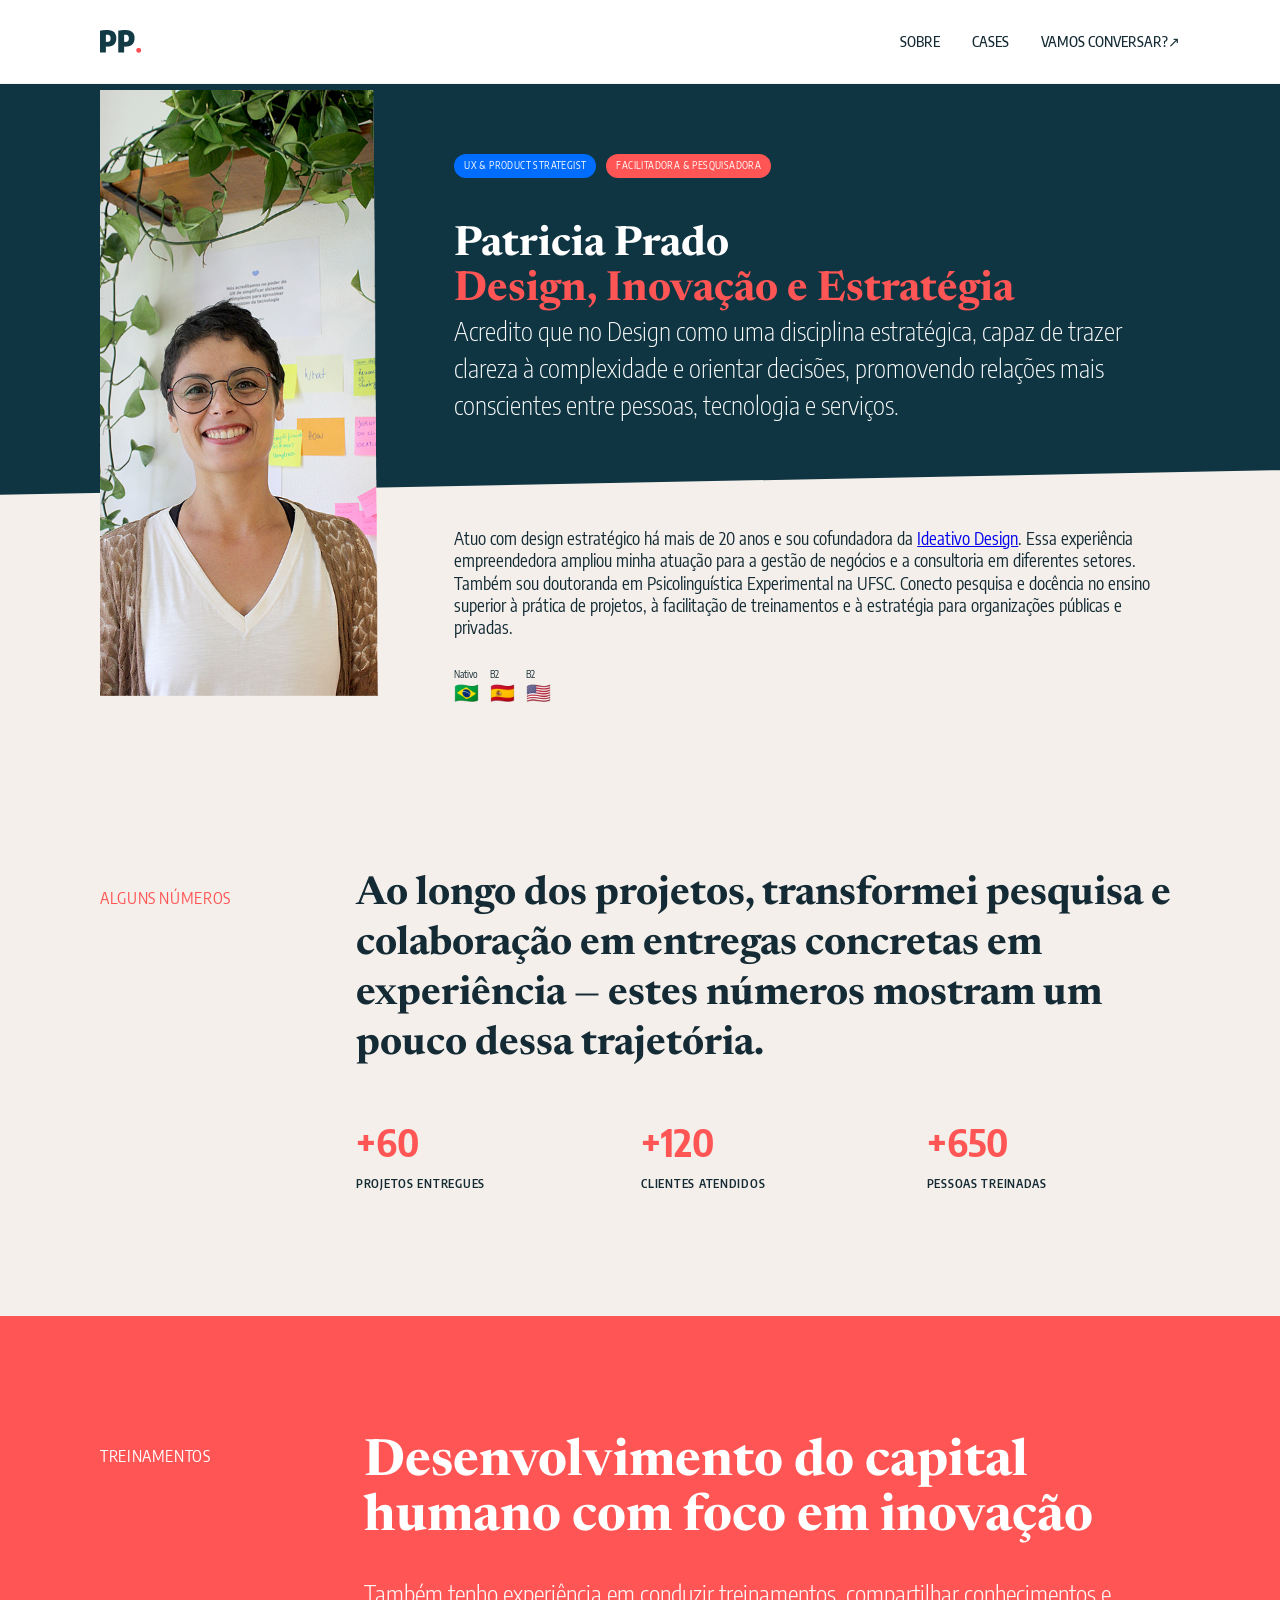
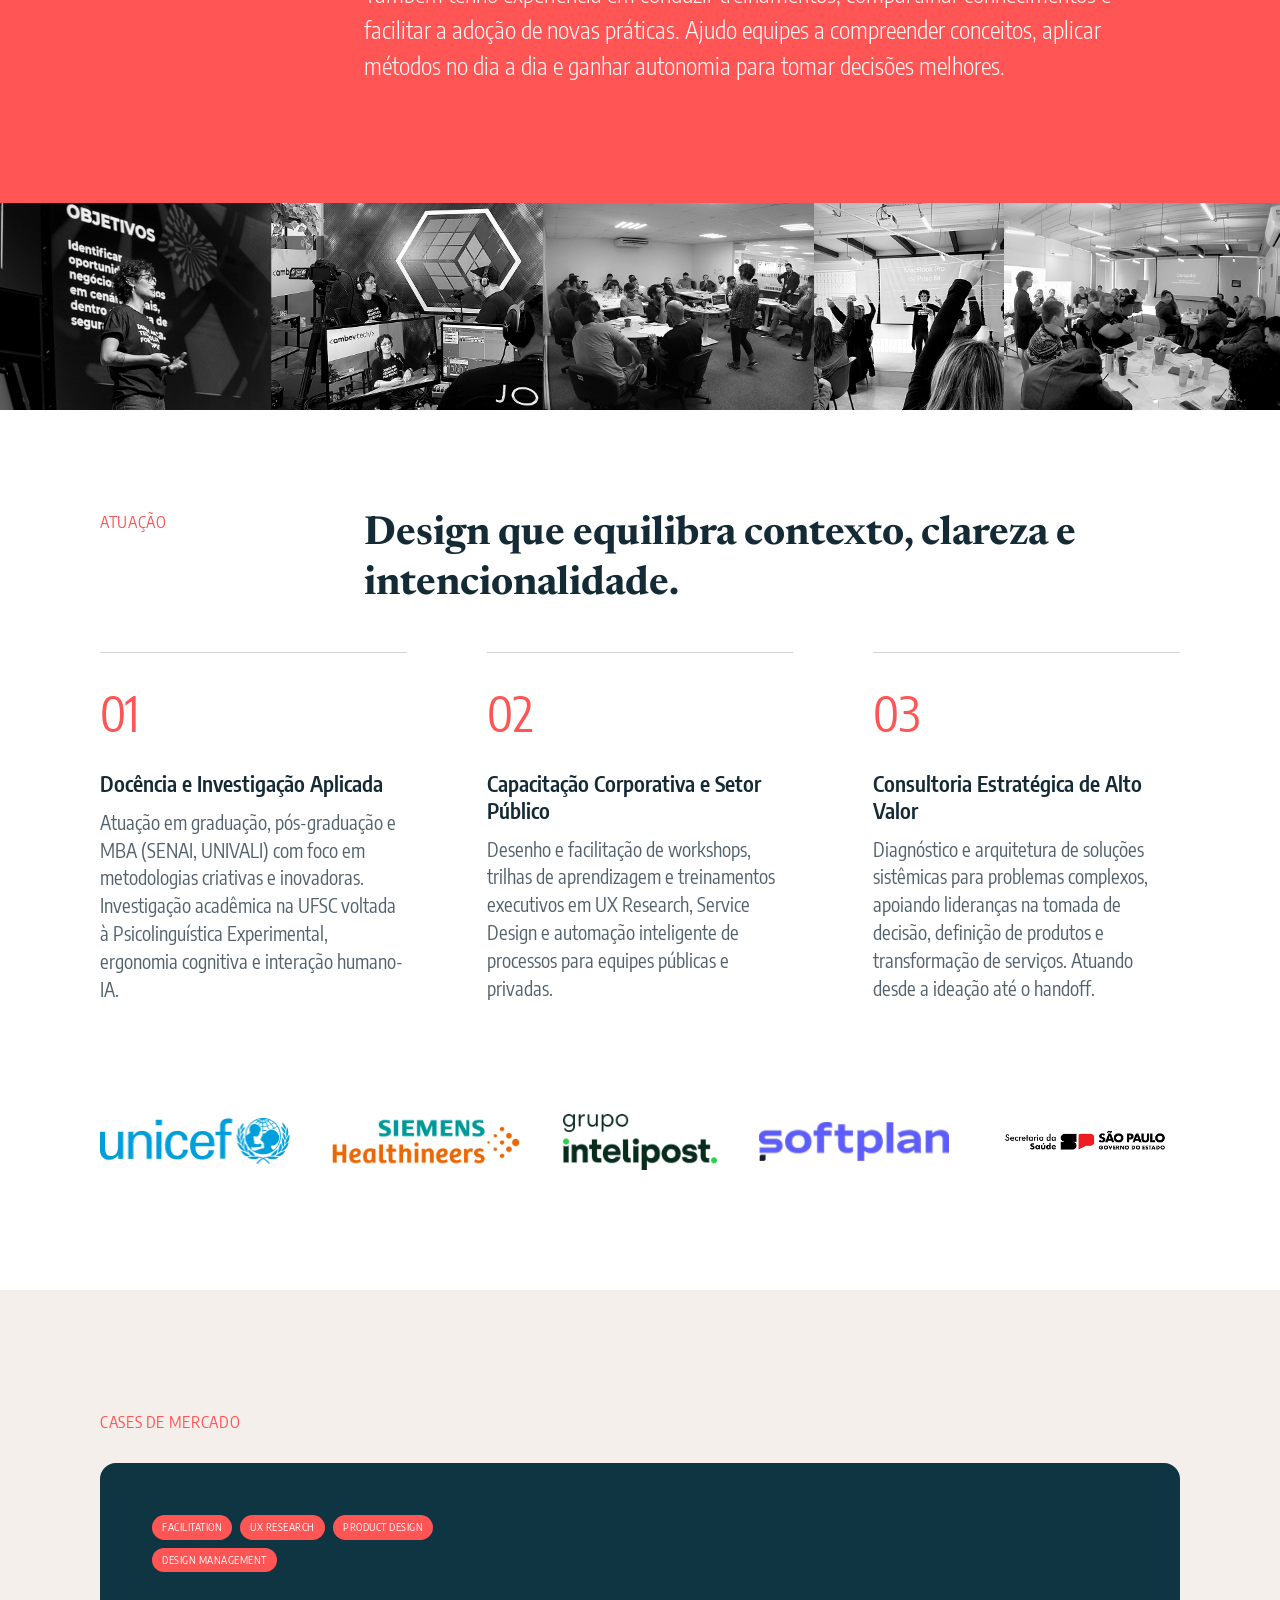
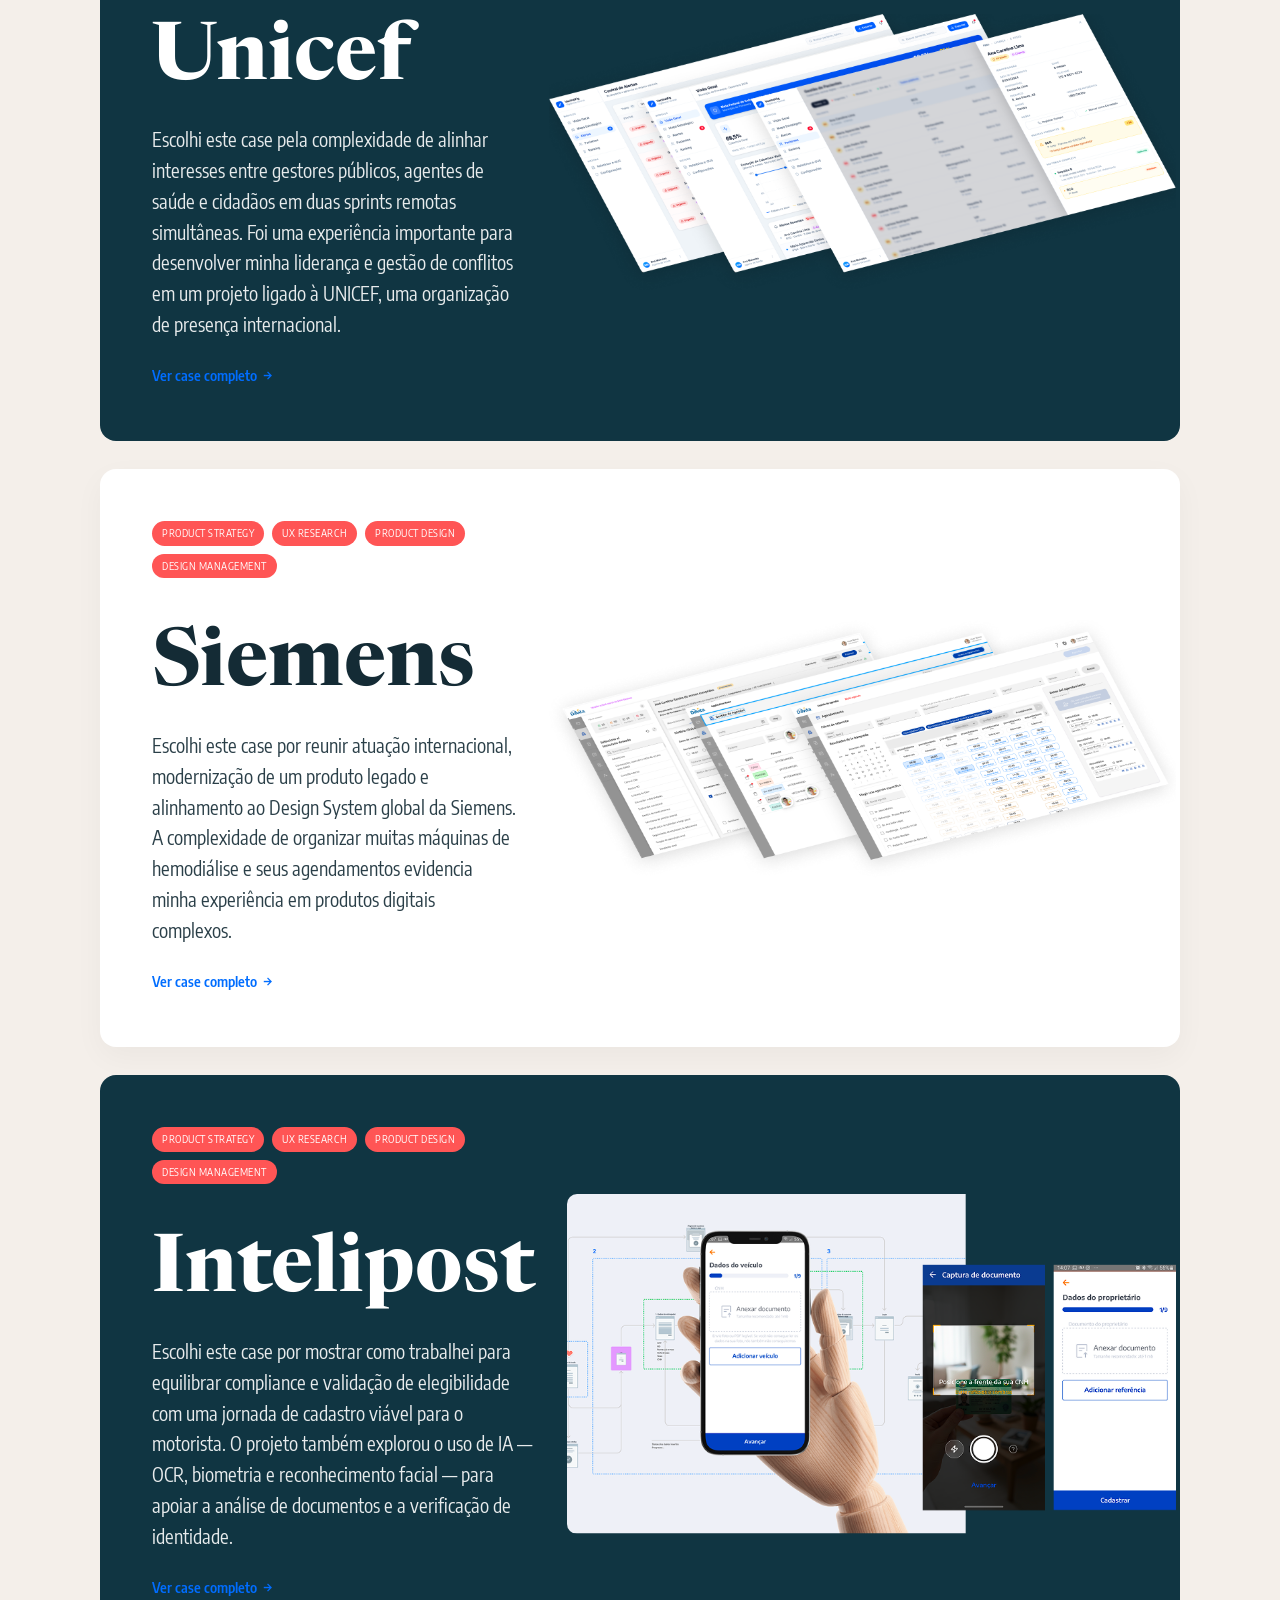
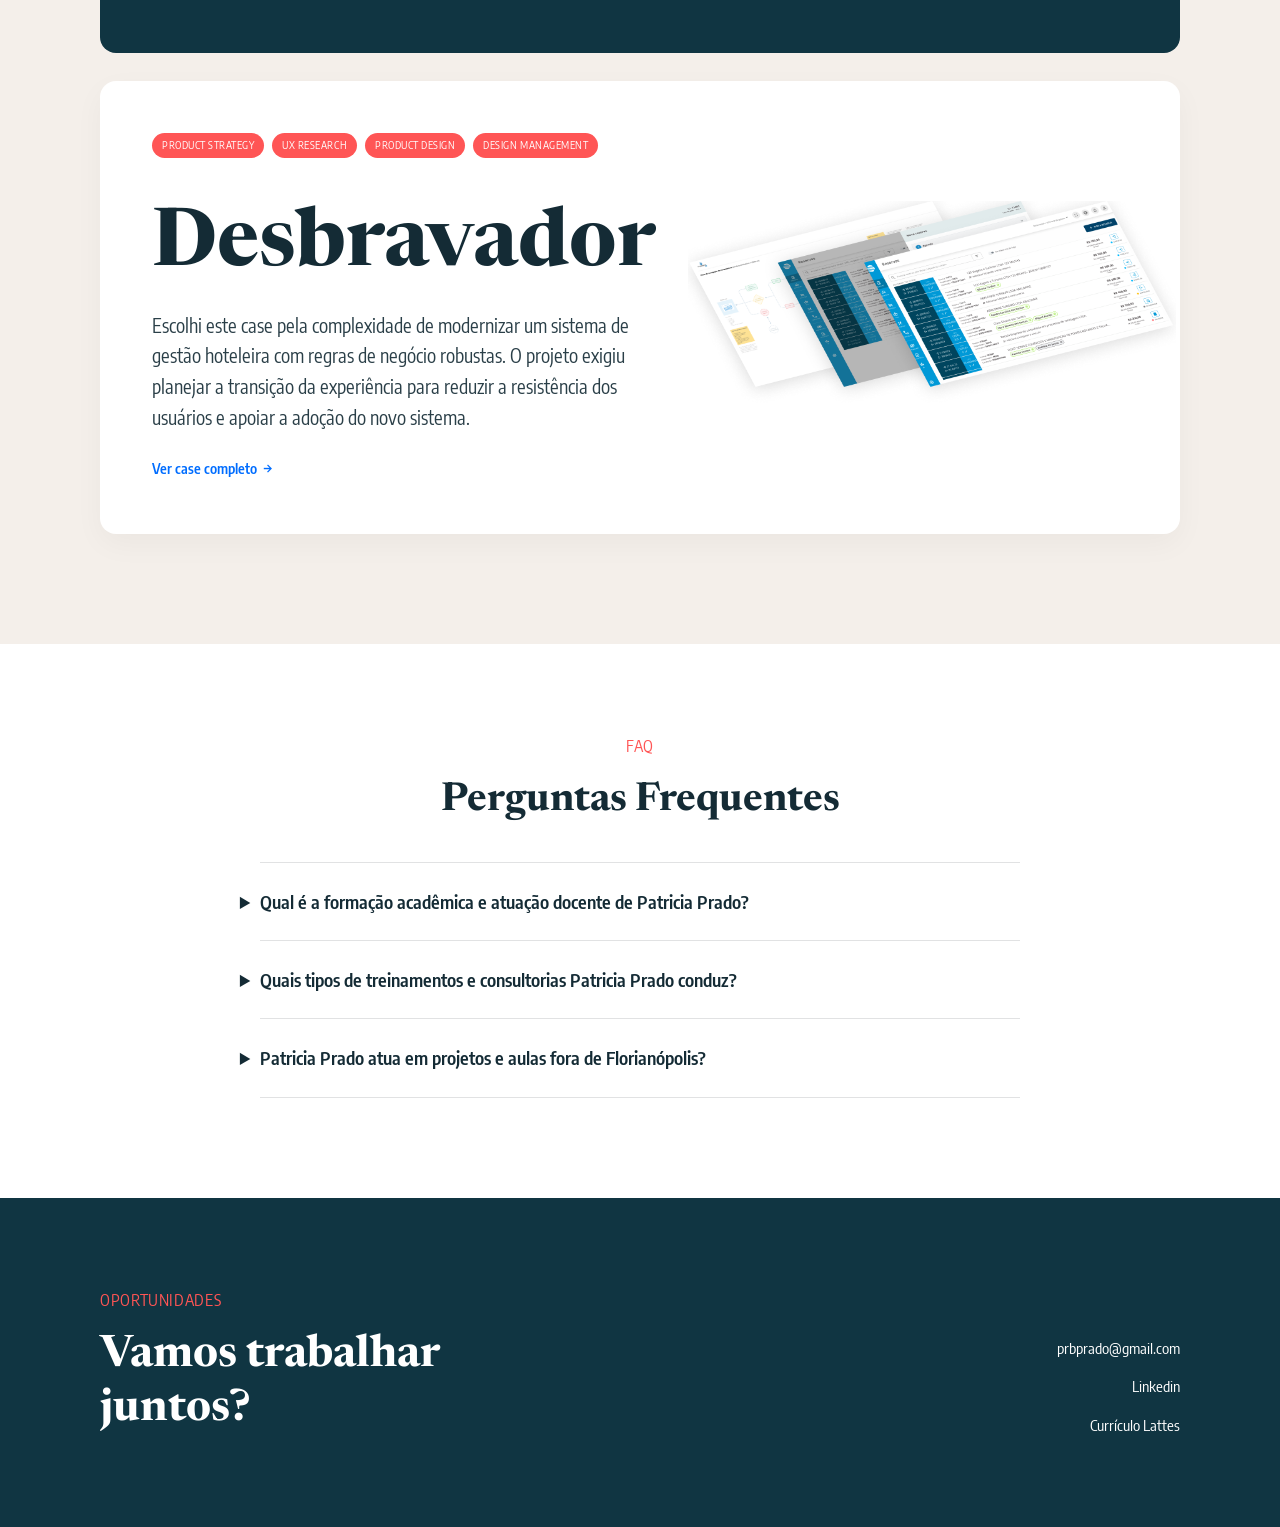
<file: index.html>
<!DOCTYPE html>
<html lang="pt-BR">
<head>
  <meta charset="UTF-8" />
  <meta name="viewport" content="width=device-width, initial-scale=1.0" />
  <title>Patricia Prado | Professora, Pesquisadora e Estrategista de UX e produto</title>
  <meta name="description" content="Patricia Prado: Doutoranda em Psicolinguística Experimental (UFSC), Mestre em Design (UDESC) e cofundadora da Ideativo. +20 anos em UX Design, docência no ensino superior, pesquisa e facilitação estratégica em Florianópolis e todo o Brasil.">
  <meta name="keywords" content="Patricia Prado, UX Design, UX strategist, Professora Universitária Design, Psicolinguística Experimental, Pesquisa em UX, Ideativo Design, Facilitação Estratégica, Florianópolis">
  <link rel="canonical" href="https://prbprado.github.io/portfolio/">
  <link rel="icon" type="image/svg+xml" href="assets/favicon.svg" />
  <link rel="preconnect" href="https://googleapis.com" />
  <link rel="preconnect" href="https://gstatic.com" crossorigin />
  <link href="https://fonts.googleapis.com/css2?family=Encode+Sans+Condensed:wght@100;200;300;400;500;600;700;800;900&family=Newsreader:ital,opsz,wght@0,6..72,200..800;1,6..72,200..800&display=swap" rel="stylesheet">
  <link rel="stylesheet" href="style.css" />

<script type="application/ld+json">
{
  "@context": "https://schema.org",
  "@type": "ProfilePage",
  "mainEntity": {
    "@type": "Person",
    "name": "Patricia Prado",
    "url": "https://prbprado.github.io/portfolio/",
    "jobTitle": [
      { "@value": "Professora Universitária, Pesquisadora e Estrategista de UX Design", "@language": "pt" },
      { "@value": "University Lecturer, Researcher and UX Design Strategist", "@language": "en" },
      { "@value": "Profesora Universitaria, Investigadora y Estratega de UX Design", "@language": "es" }
    ],
    "description": [
      {
        "@value": "Atua com design, cognição e estratégia para formar líderes e simplificar o complexo. Doutoranda em Psicolinguística Experimental (UFSC), Mestre em Design (UDESC) e cofundadora da Ideativo Design, com mais de 20 anos de experiência.",
        "@language": "pt"
      },
      {
        "@value": "Works at the intersection of design, cognition, and strategy to develop leaders and simplify complexity. PhD researcher in Experimental Psycholinguistics (UFSC), Master in Design (UDESC), and co-founder of Ideativo Design, with over 20 years of experience.",
        "@language": "en"
      },
      {
        "@value": "Actúa en la intersección entre diseño, cognición y estrategia para formar líderes y simplificar lo complejo. Doctoranda en Psicolingüística Experimental (UFSC), Magíster en Diseño (UDESC) y cofundadora de Ideativo Design, con más de 20 años de experiencia.",
        "@language": "es"
      }
    ],
    "address": {
      "@type": "PostalAddress",
      "addressLocality": "Florianópolis",
      "addressRegion": "SC",
      "addressCountry": "BR"
    },
    "alumniOf": [
      {
        "@type": "CollegeOrUniversity",
        "name": "Universidade Federal de Santa Catarina (UFSC)"
      },
      {
        "@type": "CollegeOrUniversity",
        "name": "Universidade do Estado de Santa Catarina (UDESC)"
      }
    ],
    "worksFor": {
      "@type": "Organization",
      "name": "Ideativo Design"
    },
    "knowsAbout": [
      "UX Design",
      "UX Research",
      "Service Design",
      "Psicolinguística Experimental",
      "Experimental Psycholinguistics",
      "Psicolingüística Experimental",
      "Multimodalidade",
      "Multimodality",
      "Multimodalidad",
      "Ciências Cognitivas",
      "Cognitive Science",
      "Ciencias Cognitivas",
      "Interação Humano-IA",
      "Human-AI Interaction",
      "Interacción Humano-IA",
      "Docência no Ensino Superior",
      "Higher Education Teaching",
      "Docencia en Educación Superior",
      "Facilitação Estratégica",
      "Strategic Facilitation",
      "Facilitación Estratégica"
    ],
    "knowsLanguage": [
      { "@type": "Language", "name": "Portuguese", "proficiencyLevel": "Native" },
      { "@type": "Language", "name": "English", "proficiencyLevel": "Intermediate" },
      { "@type": "Language", "name": "Spanish", "proficiencyLevel": "Intermediate" }
    ],
    "sameAs": [
      "https://www.linkedin.com/in/prbprado/",
      "https://lattes.cnpq.br/8315443558353603"
    ]
  }
}
</script>

</head>
<body class="home-page">

  <!-- NAVBAR -->
  <header class="navbar">
    <div class="container nav-container">
      <a href="#" class="logo" aria-label="Patricia Prado - inicio">
        <img src="assets/pp.png" alt="" />
      </a>
      <nav class="nav-links">
        <a href="#sobre">SOBRE</a>
        <a href="#cases">CASES</a>
        <a href="mailto:prbprado@gmail.com" class="nav-cta">VAMOS CONVERSAR?<span>↗</span></a>
      </nav>
    </div>
  </header>

  <!-- HERO SECTION -->
  <section class="hero">
    <div class="container hero-layout">
      <div class="hero-portrait">
        <img src="assets/pdfs/avatar.png" alt="Patricia Prado, professora universitária, pesquisadora em Psicolinguística Experimental na UFSC e estrategista de UX Design" />
      </div>
      <div class="hero-copy">
        <div class="hero-badges">
          <span class="badge badge-blue">UX & PRODUCT STRATEGIST</span>
          <span class="badge badge-coral">FACILITADORA & PESQUISADORA</span>
        </div>
        <h1 class="hero-title">
          <!-- O que o Google e as IAs indexam como identidade principal -->
          Patricia Prado</br><span class="text-coral">Design, Inovação e Estratégia</span>
        </h1>
        <!-- Sua frase de posicionamento com peso visual no layout -->
        <p class="hero-tagline">Acredito que no Design como uma disciplina estratégica, capaz de trazer clareza à complexidade e orientar decisões, promovendo relações mais conscientes entre pessoas, tecnologia e serviços.

</p>
      </div>
      <div class="profile-info">
        <p>Atuo com design estratégico há mais de 20 anos e sou cofundadora da  <a href="https://ideativodesign.com.br" target="_blank" rel="noopener noreferrer">Ideativo Design</a>. Essa experiência empreendedora ampliou minha atuação para a gestão de negócios e a consultoria em diferentes setores. Também sou doutoranda em Psicolinguística Experimental na UFSC. Conecto pesquisa e docência no ensino superior à prática de projetos, à facilitação de treinamentos e à estratégia para organizações públicas e privadas.</p>
        <ul class="languages" aria-label="Idiomas">
          <li><span aria-hidden="true">🇧🇷</span> Nativo</li>
          <li><span aria-hidden="true">🇪🇸</span> B2</li>
          <li><span aria-hidden="true">🇺🇸</span> B2</li>
        </ul>
      </div>
    </div>
  </section>

  <!-- ALGUNS NÚMEROS -->
  <section id="sobre" class="metrics-section">
    <div class="container">
      <div class="split-header">
        <span class="eyebrow text-coral">ALGUNS NÚMEROS</span>
        <h2 class="section-heading">
          Ao longo dos projetos, transformei pesquisa e colaboração em entregas concretas em experiência — estes números mostram um pouco dessa trajetória.
        </h2>
      </div>

      <div class="metrics-grid">
        <div class="metric-item">
          <span class="metric-number">+60</span>
          <span class="metric-label">PROJETOS ENTREGUES</span>
        </div>
        <div class="metric-item">
          <span class="metric-number">+120</span>
          <span class="metric-label">CLIENTES ATENDIDOS</span>
        </div>
        <div class="metric-item">
          <span class="metric-number">+650</span>
          <span class="metric-label">PESSOAS TREINADAS</span>
        </div>
      </div>
    </div>
  </section>

  <!-- TREINAMENTOS -->
  <section class="training-section">
    <div class="container">
      <div class="split-header">
        <span class="eyebrow text-white">TREINAMENTOS</span>
        <div>
          <h2 class="section-heading text-white">
            Desenvolvimento do capital humano com foco em inovação
          </h2>
          <p class="training-desc">
            Também tenho experiência em conduzir treinamentos, compartilhar conhecimentos e facilitar a adoção de novas práticas. Ajudo equipes a compreender conceitos, aplicar métodos no dia a dia e ganhar autonomia para tomar decisões melhores.
          </p>
        </div>
      </div>
    </div>
  </section>

  <!-- FAIXA DE FOTOS (TREINAMENTOS / WORKSHOPS) -->
  <section class="photo-strip">
    <img src="assets/fotos-treinamento.png" alt="Patricia Prado facilitando workshop de UX Research e Service Design para equipes corporativas e setor público" />
  </section>

  <!-- ATUAÇÃO -->
  <section class="process-section">
    <div class="container">
      <div class="split-header">
        <span class="eyebrow text-coral">ATUAÇÃO</span>
        <h2 class="section-heading">
          Design que equilibra contexto, clareza e intencionalidade.
        </h2>
      </div>

      <div class="process-grid">
        <div class="process-card">
          <span class="step-num">01</span>
          <h3>Docência e Investigação Aplicada</h3>
          <p>
            Atuação em graduação, pós-graduação e MBA (SENAI, UNIVALI) com foco em metodologias criativas e inovadoras. Investigação acadêmica na UFSC voltada à Psicolinguística Experimental, ergonomia cognitiva e interação humano-IA.
          </p>
        </div>

        <div class="process-card">
          <span class="step-num">02</span>
          <h3>Capacitação Corporativa e Setor Público</h3>
          <p>
            Desenho e facilitação de workshops, trilhas de aprendizagem e treinamentos executivos em UX Research, Service Design e automação inteligente de processos para equipes públicas e privadas.
          </p>
        </div>

        <div class="process-card">
          <span class="step-num">03</span>
          <h3>Consultoria Estratégica de Alto Valor</h3>
          <p>
            Diagnóstico e arquitetura de soluções sistêmicas para problemas complexos, apoiando lideranças na tomada de decisão, definição de produtos e transformação de serviços. Atuando desde a ideação até o handoff.
          </p>
        </div>
      </div>
    </div>
  </section>

  <section class="client-strip" aria-label="Organizações com as quais Patricia trabalhou">
    <div class="container client-logos">
      <img src="assets/empresas/unicef.png" alt="Projeto de UX Research e Product Design para UNICEF" class="client-logo" />
      <img src="assets/empresas/siemens.png" alt="Projeto de UX Research e Product Design para Siemens Healthineers" class="client-logo" />
      <img src="assets/empresas/intelipost.png" alt="Projeto de UX Research e Product Design para Grupo Intelipost" class="client-logo" />
      <img src="assets/empresas/softplan.png" alt="Projeto de UX Research e Product Design para Softplan" class="client-logo" />
      <img src="assets/empresas/sp.png" alt="Projeto de UX Research e Service Design para Secretaria da Saúde de São Paulo" class="client-logo" />
    </div>
  </section>

  <!-- CASES DE MERCADO -->
  <section id="cases" class="cases-section">
    <div class="container">
      <span class="eyebrow text-coral">CASES DE MERCADO</span>

      <!-- CASE 1: UNICEF -->
      <article class="case-card case-dark">
        <div class="case-content">
          <div class="case-tags">
            <span class="tag">FACILITATION</span>
            <span class="tag">UX RESEARCH</span>
            <span class="tag">PRODUCT DESIGN</span>
            <span class="tag">DESIGN MANAGEMENT</span>
          </div>
          <h3>Unicef</h3>
          <p>
            Escolhi este case pela complexidade de alinhar interesses entre gestores públicos, agentes de saúde e cidadãos em duas sprints remotas simultâneas. Foi uma experiência importante para desenvolver minha liderança e gestão de conflitos em um projeto ligado à UNICEF, uma organização de presença internacional.
          </p>
          <a href="case-unicef.html" class="case-link">Ver case completo <span>→</span></a>
        </div>
        <div class="case-image">
          <img src="assets/case-unicef.png" alt="Projeto de UX Research e Product Design para UNICEF" />
        </div>
      </article>

      <!-- CASE 2: SIEMENS -->
      <article class="case-card case-light">
        <div class="case-content">
          <div class="case-tags">
            <span class="tag">PRODUCT STRATEGY</span>
            <span class="tag">UX RESEARCH</span>
            <span class="tag">PRODUCT DESIGN</span>
            <span class="tag">DESIGN MANAGEMENT</span>
          </div>
          <h3>Siemens</h3>
          <p>
            Escolhi este case por reunir atuação internacional, modernização de um produto legado e alinhamento ao Design System global da Siemens. A complexidade de organizar muitas máquinas de hemodiálise e seus agendamentos evidencia minha experiência em produtos digitais complexos.
          </p>
          <a href="case-siemens.html" class="case-link">Ver case completo <span>→</span></a>
        </div>
        <div class="case-image">
          <img src="assets/case-siemens.png" alt="Projeto de UX Research e Product Design para Siemens Healthineers" />
        </div>
      </article>

      <!-- CASE 3: INTELIPOST -->
      <article class="case-card case-dark">
        <div class="case-content">
          <div class="case-tags">
            <span class="tag">PRODUCT STRATEGY</span>
            <span class="tag">UX RESEARCH</span>
            <span class="tag">PRODUCT DESIGN</span>
            <span class="tag">DESIGN MANAGEMENT</span>
          </div>
          <h3>Intelipost</h3>
          <p>
            Escolhi este case por mostrar como trabalhei para equilibrar compliance e validação de elegibilidade com uma jornada de cadastro viável para o motorista. O projeto também explorou o uso de IA — OCR, biometria e reconhecimento facial — para apoiar a análise de documentos e a verificação de identidade.
          </p>
          <a href="case-agileflex-intelipost.html" class="case-link">Ver case completo <span>→</span></a>
        </div>
        <div class="case-image">
          <img src="assets/case-intelipost.png" alt="Projeto de UX Research e Product Design para Grupo Intelipost" />
        </div>
      </article>

      <!-- CASE 4: DESBRAVADOR -->
      <article class="case-card case-light">
        <div class="case-content">
          <div class="case-tags">
            <span class="tag">PRODUCT STRATEGY</span>
            <span class="tag">UX RESEARCH</span>
            <span class="tag">PRODUCT DESIGN</span>
            <span class="tag">DESIGN MANAGEMENT</span>
          </div>
          <h3>Desbravador</h3>
          <p>
            Escolhi este case pela complexidade de modernizar um sistema de gestão hoteleira com regras de negócio robustas. O projeto exigiu planejar a transição da experiência para reduzir a resistência dos usuários e apoiar a adoção do novo sistema.
          </p>
          <a href="case-desbravador.html" class="case-link">Ver case completo <span>→</span></a>
        </div>
        <div class="case-image">
          <img src="assets/case-desbravador.png" alt="Projeto de UX Research e Product Design para Desbravador" />
        </div>
      </article>
    </div>
  </section>

  <!-- FAQ -->
  <section id="faq" class="faq-section" aria-label="Perguntas Frequentes">
    <div class="container">
      <span class="eyebrow text-coral">FAQ</span>
      <h2 class="section-heading">Perguntas Frequentes</h2>

      <div class="faq-list">
        <details>
          <summary>Qual é a formação acadêmica e atuação docente de Patricia Prado?</summary>
          <p>Patricia Prado é doutoranda em Psicolinguística Experimental pela UFSC, Mestre em Design pela UDESC e possui mais de 20 anos de experiência em UX Design. Atua como docente no ensino superior (graduação, pós-graduação e MBA em instituições como SENAI e UNIVALI), conectando pesquisa científica, cognição e prática de projeto.</p>
        </details>

        <details>
          <summary>Quais tipos de treinamentos e consultorias Patricia Prado conduz?</summary>
          <p>Como cofundadora da Ideativo Design, conduz workshops executivos, capacitações para o setor público e privado (Ideativo Academy e Gov) e consultoria estratégica em UX Research, Service Design, arquitetura de produtos digitais e workflows com Inteligência Artificial.</p>
        </details>

        <details>
          <summary>Patricia Prado atua em projetos e aulas fora de Florianópolis?</summary>
          <p>Sim. Baseada em Florianópolis (SC), atua presencialmente e remotamente em todo o Brasil e em contextos internacionais, com proficiência profissional em Português (nativo), Inglês e Espanhol.</p>
        </details>
      </div>
    </div>
  </section>

  <!-- FOOTER -->
  <footer id="contato" class="footer">
    <div class="container footer-grid">
      <div>
        <span class="eyebrow text-coral">OPORTUNIDADES</span>
        <h2 class="footer-title">Vamos trabalhar<br />juntos?</h2>
      </div>
      <div class="footer-links">
        <a href="mailto:prbprado@gmail.com">prbprado@gmail.com</a>
        <a href="https://www.linkedin.com/in/prbprado/" target="_blank" rel="noopener">Linkedin</a>
        <a href="https://lattes.cnpq.br/8315443558353603" target="_blank" rel="noopener">Currículo Lattes</a>
      </div>
    </div>
  </footer>

</body>
</html>
</file>
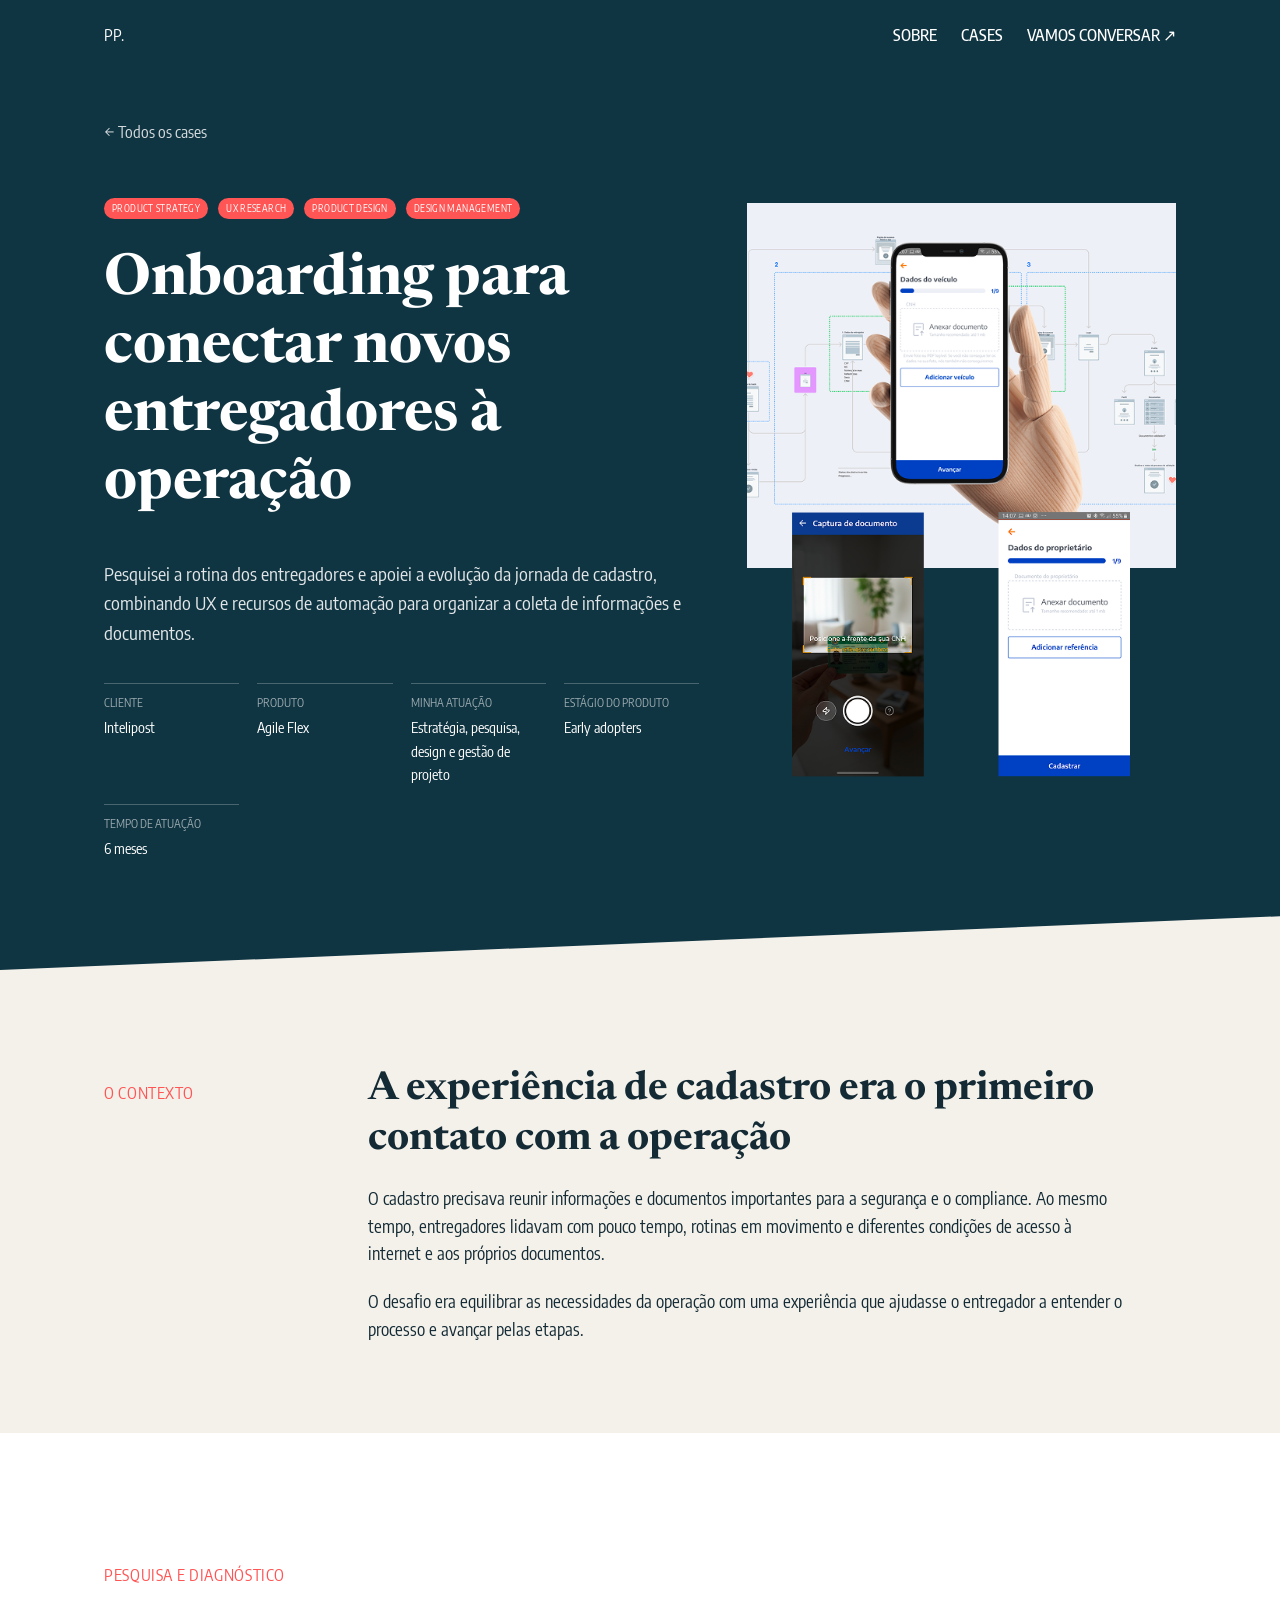
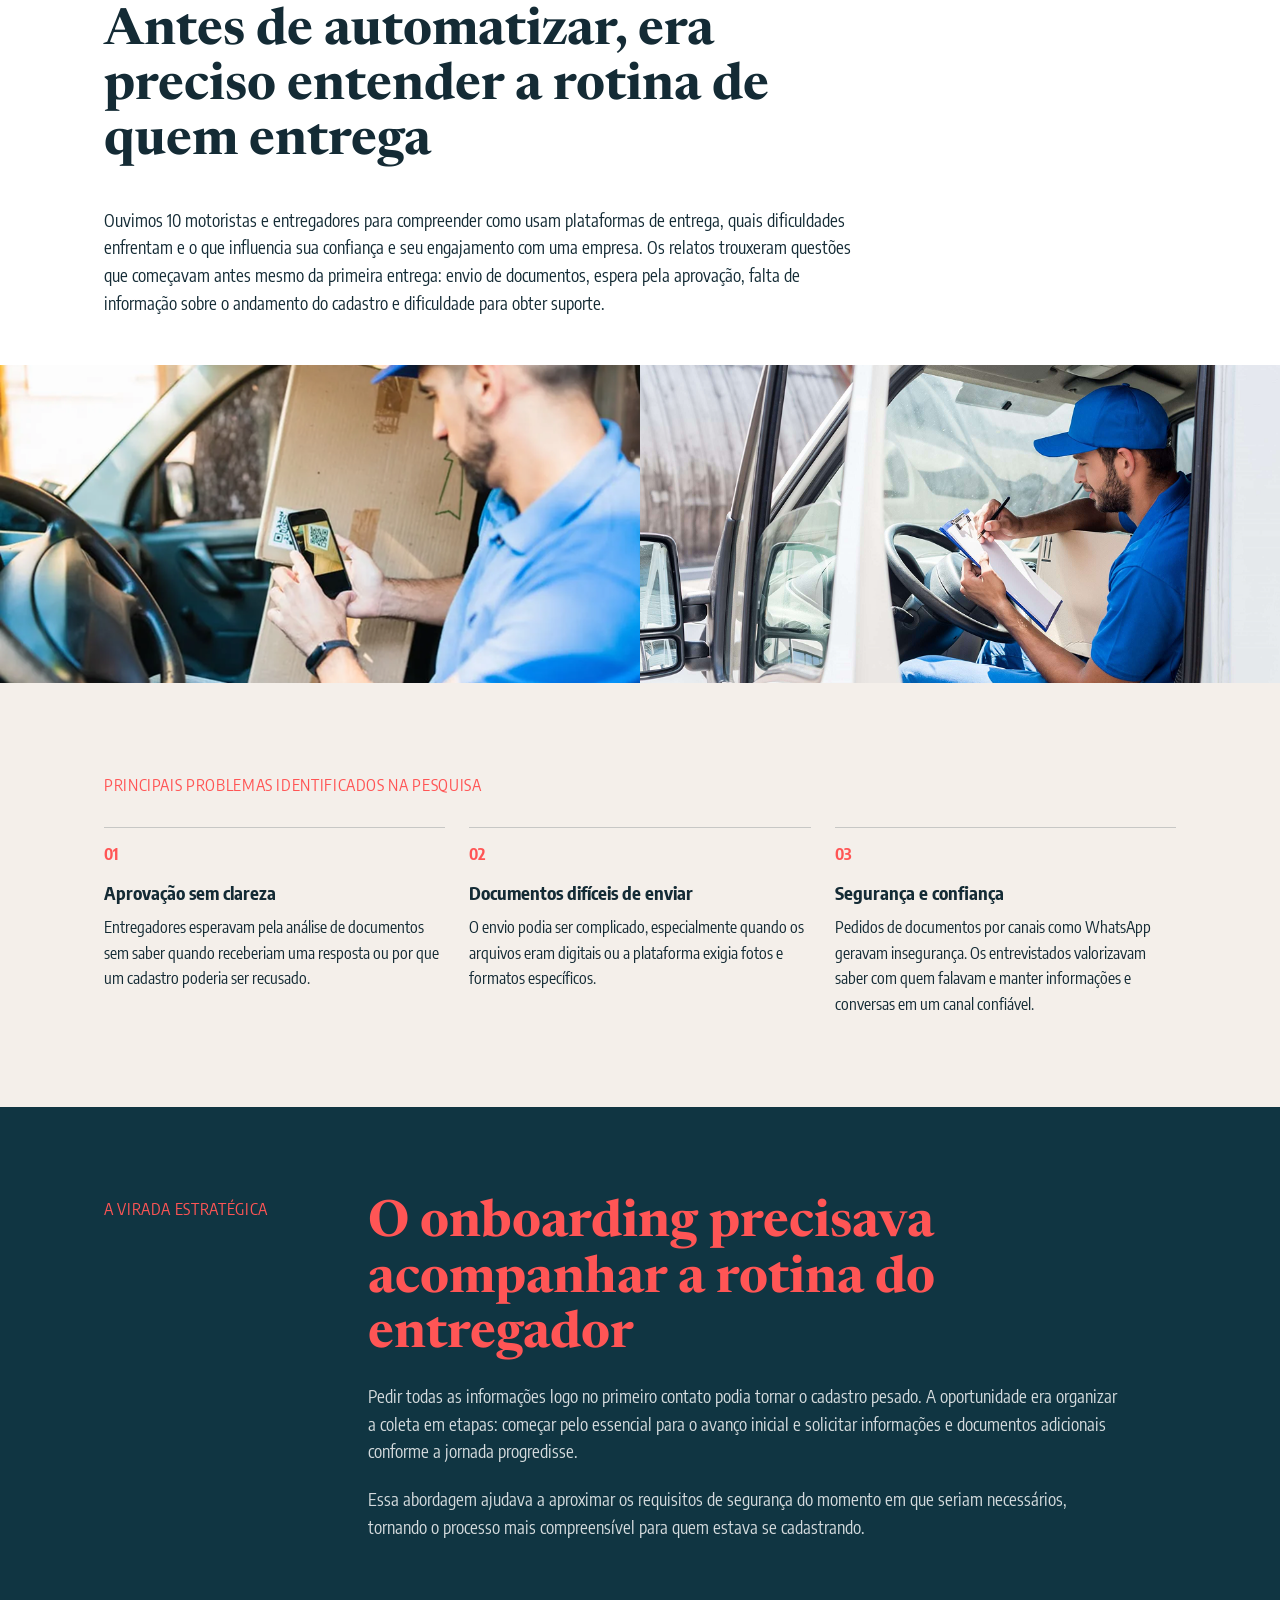
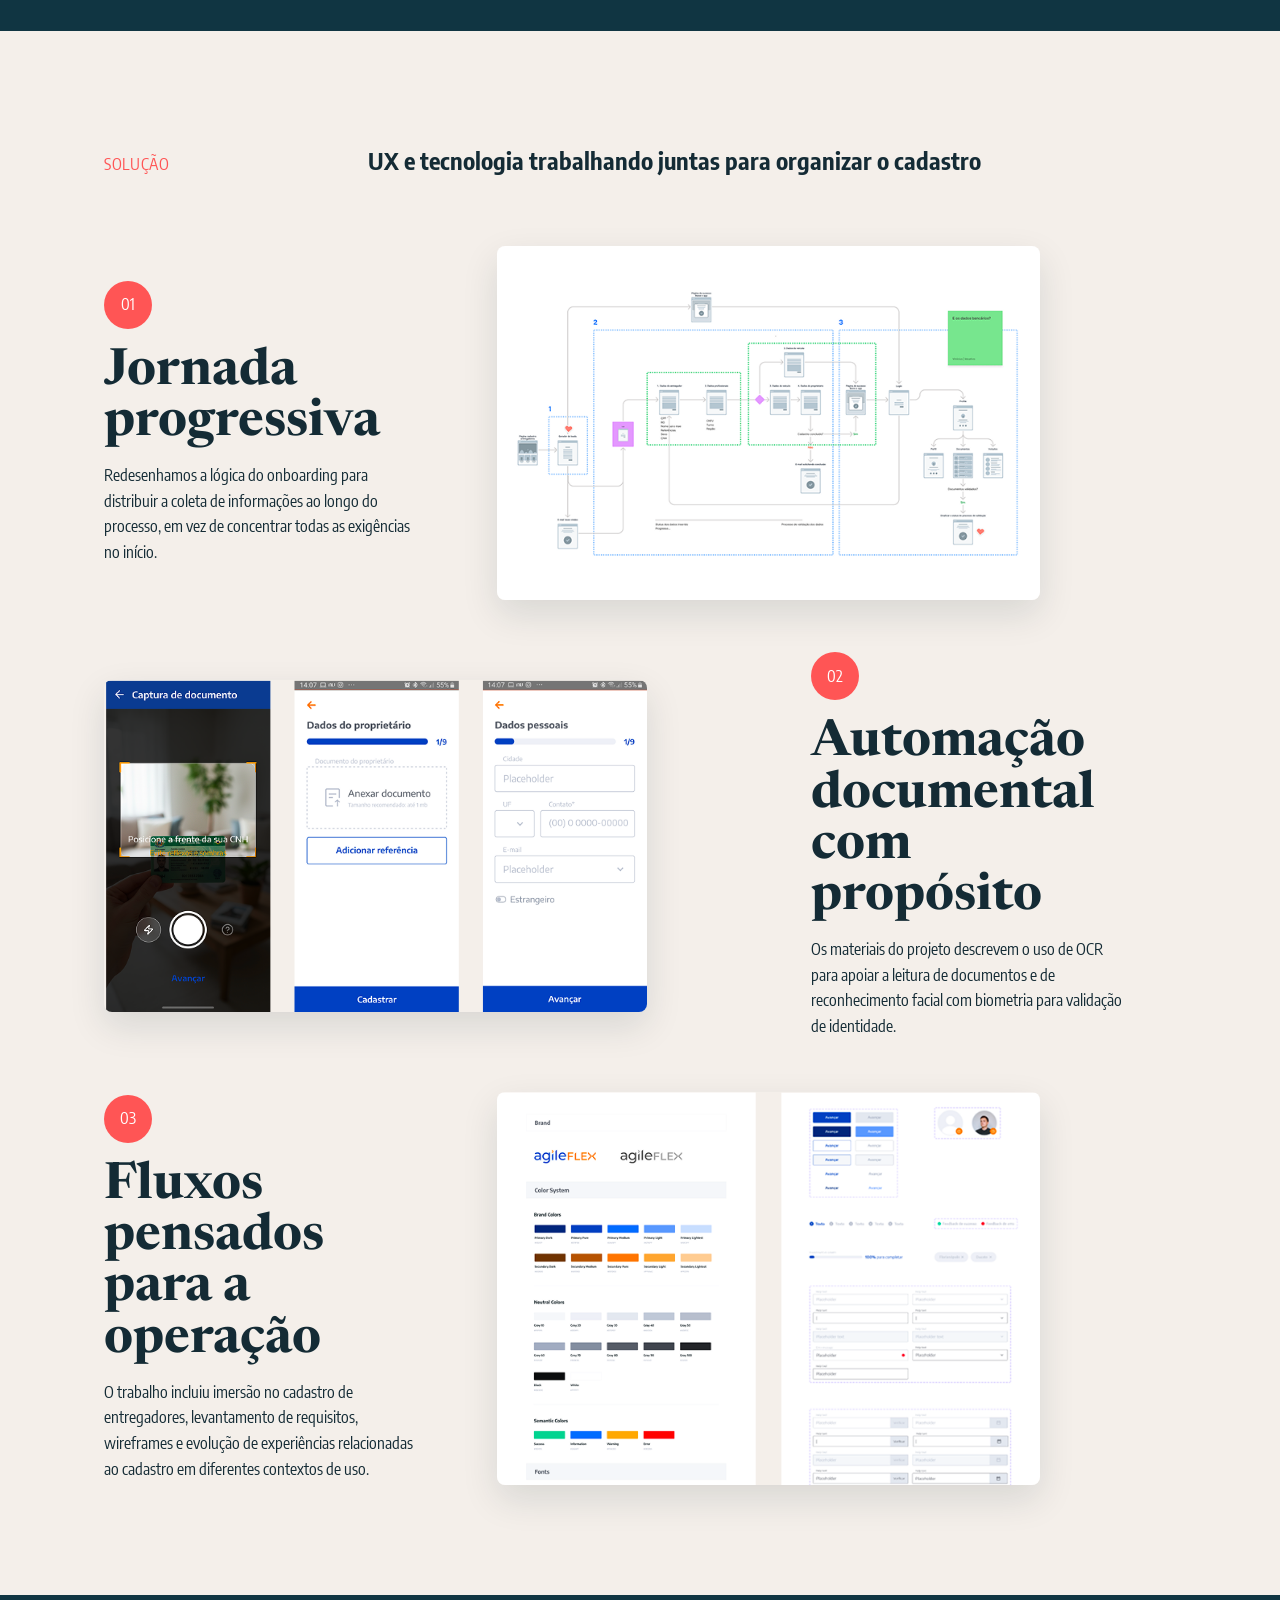
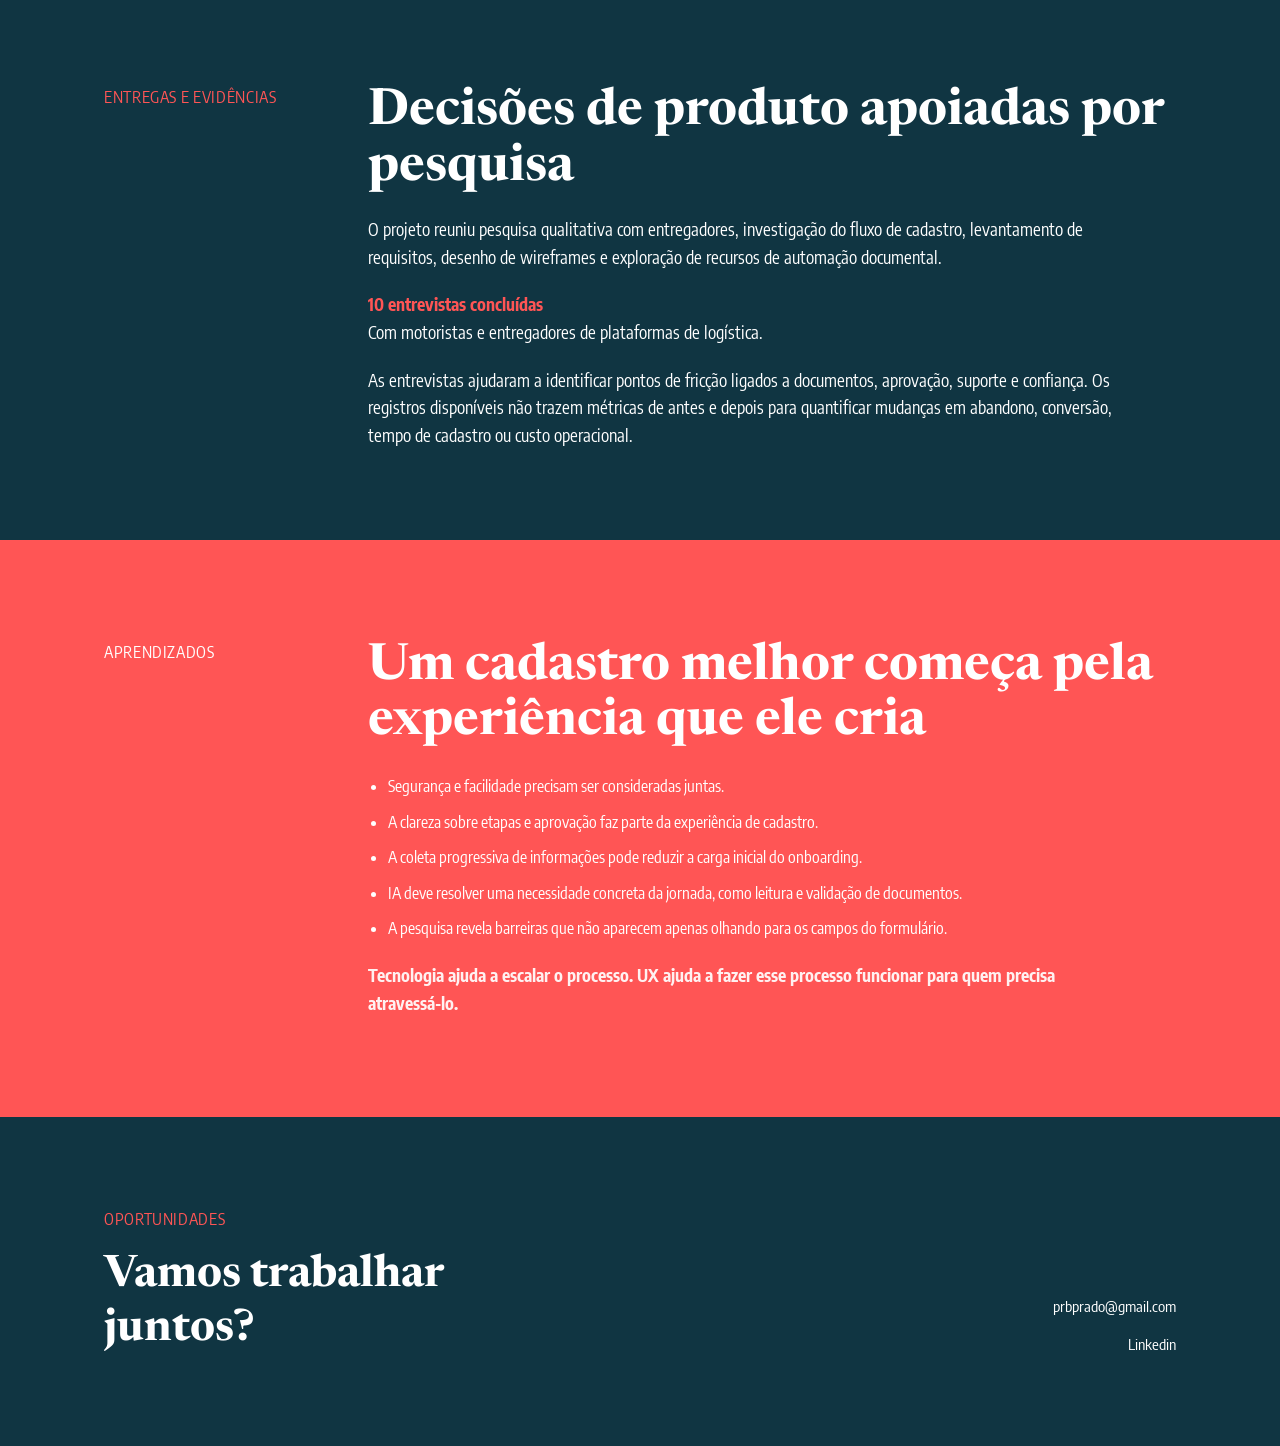
<file: case-agileflex-intelipost.html>
<!DOCTYPE html>
<html lang="pt-BR">
<head>
  <meta charset="UTF-8" />
  <meta name="viewport" content="width=device-width, initial-scale=1.0" />
  <title>Agile Flex · Intelipost | Patricia Prado</title>
  <link rel="icon" type="image/svg+xml" href="assets/favicon.svg" />
  <link rel="preconnect" href="https://fonts.googleapis.com" />
  <link rel="preconnect" href="https://fonts.gstatic.com" crossorigin />
  <link href="https://fonts.googleapis.com/css2?family=Encode+Sans+Condensed:wght@100;200;300;400;500;600;700;800;900&family=Newsreader:ital,opsz,wght@0,6..72,200..800;1,6..72,200..800&display=swap" rel="stylesheet">
  <link rel="stylesheet" href="style.css" />
</head>
<body class="pdf-case-body agileflex-case-body">
  <header class="navbar pdf-navbar">
    <div class="container nav-container">
      <a href="index.html" class="logo">PP.</a>
      <nav class="nav-links">
        <a href="index.html#sobre">SOBRE</a>
        <a href="index.html#cases">CASES</a>
        <a href="mailto:prbprado@gmail.com" class="nav-cta">VAMOS CONVERSAR <span>↗</span></a>
      </nav>
    </div>
  </header>

  <main>
    <section class="pdf-hero">
      <div class="container pdf-hero-grid">
        <div>
          <a class="case-back" href="index.html#cases">← Todos os cases</a>
          <div class="hero-badges">
            <span class="badge badge-coral">PRODUCT STRATEGY</span>
            <span class="badge badge-coral">UX RESEARCH</span>
            <span class="badge badge-coral">PRODUCT DESIGN</span>
            <span class="badge badge-coral">DESIGN MANAGEMENT</span>
          </div>
          <h1 class="hero-title">Onboarding para conectar novos entregadores à operação</h1>
          <p>Pesquisei a rotina dos entregadores e apoiei a evolução da jornada de cadastro, combinando UX e recursos de automação para organizar a coleta de informações e documentos.</p>
          <dl class="pdf-meta agileflex-meta">
            <div><dt>Cliente</dt><dd>Intelipost</dd></div>
            <div><dt>Produto</dt><dd>Agile Flex</dd></div>
            <div><dt>Minha atuação</dt><dd>Estratégia, pesquisa, design e gestão de projeto</dd></div>
            <div><dt>Estágio do produto</dt><dd>Early adopters</dd></div>
            <div><dt>Tempo de atuação</dt><dd>6 meses</dd></div>
          </dl>
        </div>
        <div class="pdf-hero-image">
          <img src="assets/agileflex-intelipost/image-1.png" alt="Composição da jornada mobile de cadastro e envio de documentos" />
        </div>
      </div>
    </section>

    <section class="pdf-context">
      <div class="container pdf-context-grid">
        <span class="eyebrow text-coral">O CONTEXTO</span>
        <div>
          <h2>A experiência de cadastro era o primeiro contato com a operação</h2>
          <p>O cadastro precisava reunir informações e documentos importantes para a segurança e o compliance. Ao mesmo tempo, entregadores lidavam com pouco tempo, rotinas em movimento e diferentes condições de acesso à internet e aos próprios documentos.</p>
          <p>O desafio era equilibrar as necessidades da operação com uma experiência que ajudasse o entregador a entender o processo e avançar pelas etapas.</p>
        </div>
      </div>
    </section>

    <section class="pdf-discovery agileflex-research">
      <div class="container">
        <div class="pdf-section-title">
          <span class="eyebrow text-coral">PESQUISA E DIAGNÓSTICO</span>
          <h2>Antes de automatizar, era preciso entender a rotina de quem entrega</h2>
        </div>
        <p>Ouvimos 10 motoristas e entregadores para compreender como usam plataformas de entrega, quais dificuldades enfrentam e o que influencia sua confiança e seu engajamento com uma empresa. Os relatos trouxeram questões que começavam antes mesmo da primeira entrega: envio de documentos, espera pela aprovação, falta de informação sobre o andamento do cadastro e dificuldade para obter suporte.</p>
      </div>
      <img class="agileflex-research-image" src="assets/agileflex-intelipost/image-2.png" alt="Entregadores usando o celular e conferindo informações durante a rotina de trabalho" />
    </section>

    <section class="agileflex-problems">
      <div class="container">
        <span class="eyebrow text-coral">PRINCIPAIS PROBLEMAS IDENTIFICADOS NA PESQUISA</span>
        <div class="agileflex-problem-grid">
          <article>
            <span>01</span>
            <h3>Aprovação sem clareza</h3>
            <p>Entregadores esperavam pela análise de documentos sem saber quando receberiam uma resposta ou por que um cadastro poderia ser recusado.</p>
          </article>
          <article>
            <span>02</span>
            <h3>Documentos difíceis de enviar</h3>
            <p>O envio podia ser complicado, especialmente quando os arquivos eram digitais ou a plataforma exigia fotos e formatos específicos.</p>
          </article>
          <article>
            <span>03</span>
            <h3>Segurança e confiança</h3>
            <p>Pedidos de documentos por canais como WhatsApp geravam insegurança. Os entrevistados valorizavam saber com quem falavam e manter informações e conversas em um canal confiável.</p>
          </article>
        </div>
      </div>
    </section>

    <section class="pdf-ideation agileflex-turning-point">
      <div class="container pdf-ideation-grid">
        <span class="eyebrow text-coral">A VIRADA ESTRATÉGICA</span>
        <div>
          <h2>O onboarding precisava acompanhar a rotina do entregador</h2>
          <p>Pedir todas as informações logo no primeiro contato podia tornar o cadastro pesado. A oportunidade era organizar a coleta em etapas: começar pelo essencial para o avanço inicial e solicitar informações e documentos adicionais conforme a jornada progredisse.</p>
          <p>Essa abordagem ajudava a aproximar os requisitos de segurança do momento em que seriam necessários, tornando o processo mais compreensível para quem estava se cadastrando.</p>
        </div>
      </div>
    </section>

    <section class="pdf-product agileflex-solution">
      <div class="container">
        <div class="pdf-context-grid agileflex-solution-intro">
          <span class="eyebrow text-coral">SOLUÇÃO</span>
          <div>
            <h2>UX e tecnologia trabalhando juntas para organizar o cadastro</h2>
          </div>
        </div>
        <div class="pdf-feature">
          <div class="pdf-feature-copy"><span>01</span><h3>Jornada progressiva</h3><p>Redesenhamos a lógica do onboarding para distribuir a coleta de informações ao longo do processo, em vez de concentrar todas as exigências no início.</p></div>
          <img src="assets/agileflex-intelipost/image-3.png" alt="Fluxo da jornada progressiva de cadastro do entregador" />
        </div>
        <div class="pdf-feature pdf-feature-reverse">
          <div class="pdf-feature-copy"><span>02</span><h3>Automação documental com propósito</h3><p>Os materiais do projeto descrevem o uso de OCR para apoiar a leitura de documentos e de reconhecimento facial com biometria para validação de identidade.</p></div>
          <img src="assets/agileflex-intelipost/image-4.png" alt="Telas mobile de captura e envio de documentos do entregador" />
        </div>
        <div class="pdf-feature">
          <div class="pdf-feature-copy"><span>03</span><h3>Fluxos pensados para a operação</h3><p>O trabalho incluiu imersão no cadastro de entregadores, levantamento de requisitos, wireframes e evolução de experiências relacionadas ao cadastro em diferentes contextos de uso.</p></div>
          <img src="assets/agileflex-intelipost/image-5.png" alt="Sistema visual e componentes da experiência Agile Flex" />
        </div>
      </div>
    </section>

    <section class="pdf-results agileflex-results">
      <div class="container pdf-results-grid">
        <span class="eyebrow text-coral">ENTREGAS E EVIDÊNCIAS</span>
        <div>
          <h2>Decisões de produto apoiadas por pesquisa</h2>
          <p>O projeto reuniu pesquisa qualitativa com entregadores, investigação do fluxo de cadastro, levantamento de requisitos, desenho de wireframes e exploração de recursos de automação documental.</p>
          <p><strong>10 entrevistas concluídas</strong><br />Com motoristas e entregadores de plataformas de logística.</p>
          <p>As entrevistas ajudaram a identificar pontos de fricção ligados a documentos, aprovação, suporte e confiança. Os registros disponíveis não trazem métricas de antes e depois para quantificar mudanças em abandono, conversão, tempo de cadastro ou custo operacional.</p>
        </div>
      </div>
    </section>

    <section class="pdf-learning agileflex-learning">
      <div class="container pdf-learning-grid">
        <span class="eyebrow text-white">APRENDIZADOS</span>
        <div>
          <h2>Um cadastro melhor começa pela experiência que ele cria</h2>
          <ul>
            <li>Segurança e facilidade precisam ser consideradas juntas.</li>
            <li>A clareza sobre etapas e aprovação faz parte da experiência de cadastro.</li>
            <li>A coleta progressiva de informações pode reduzir a carga inicial do onboarding.</li>
            <li>IA deve resolver uma necessidade concreta da jornada, como leitura e validação de documentos.</li>
            <li>A pesquisa revela barreiras que não aparecem apenas olhando para os campos do formulário.</li>
          </ul>
          <p class="agileflex-closing">Tecnologia ajuda a escalar o processo. UX ajuda a fazer esse processo funcionar para quem precisa atravessá-lo.</p>
        </div>
      </div>
    </section>
  </main>

  <footer id="contato" class="footer">
    <div class="container footer-grid">
      <div><span class="eyebrow text-coral">OPORTUNIDADES</span><h2 class="footer-title">Vamos trabalhar<br />juntos?</h2></div>
      <div class="footer-links"><a href="mailto:prbprado@gmail.com">prbprado@gmail.com</a><a href="https://www.linkedin.com/in/prbprado/" target="_blank" rel="noopener">Linkedin</a></div>
    </div>
  </footer>
</body>
</html>
</file>
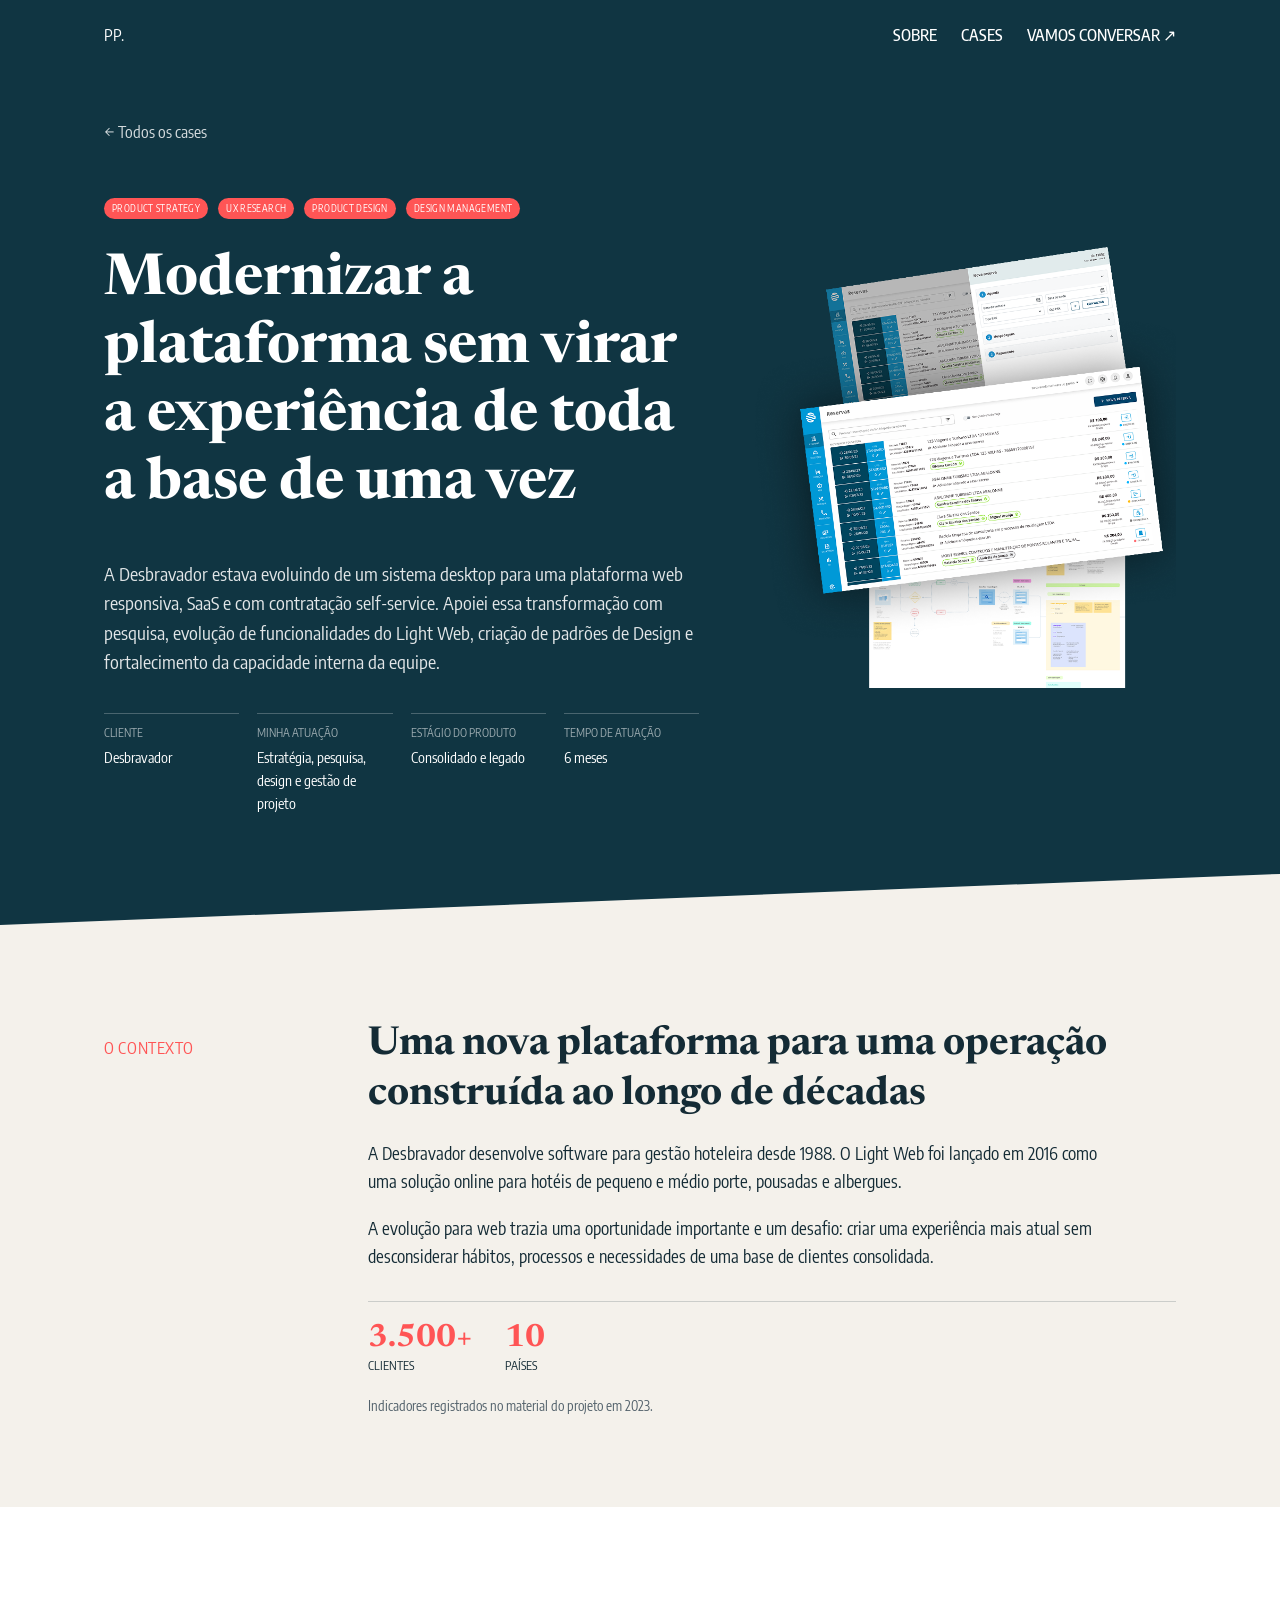
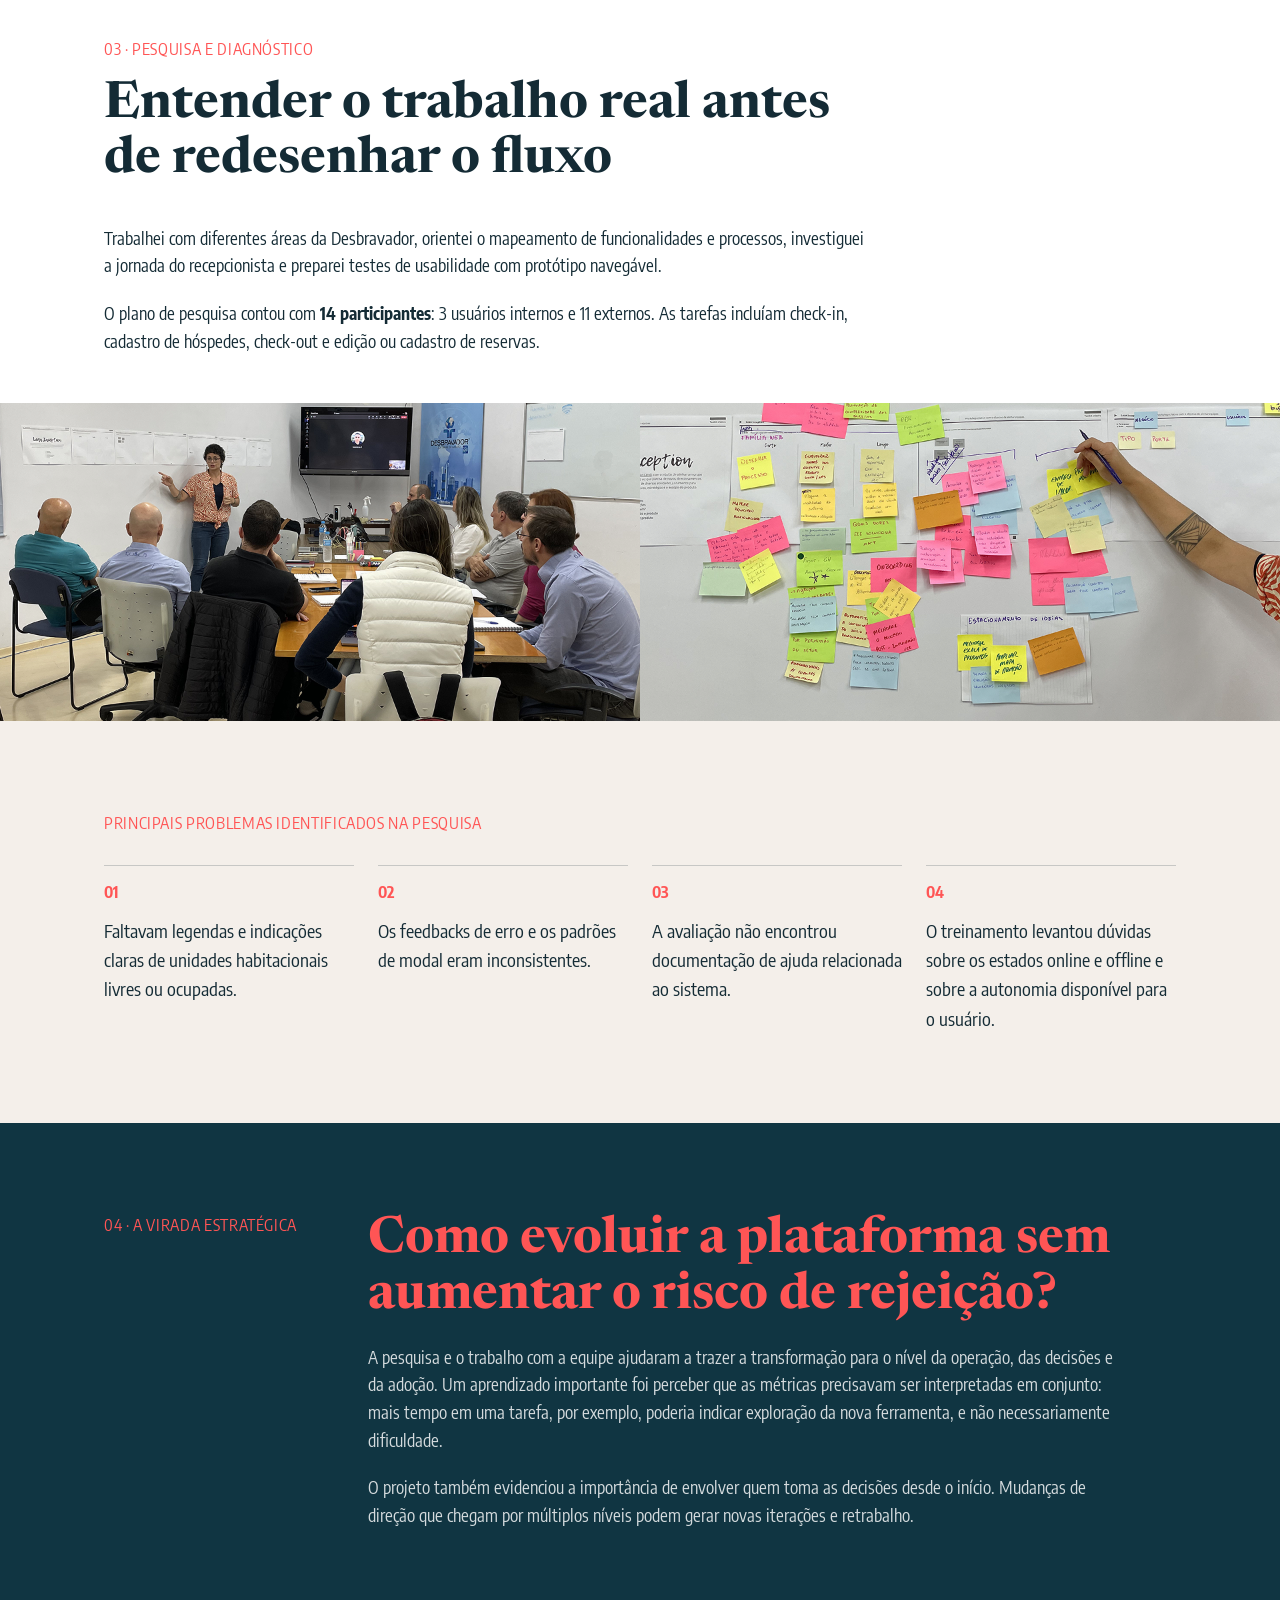
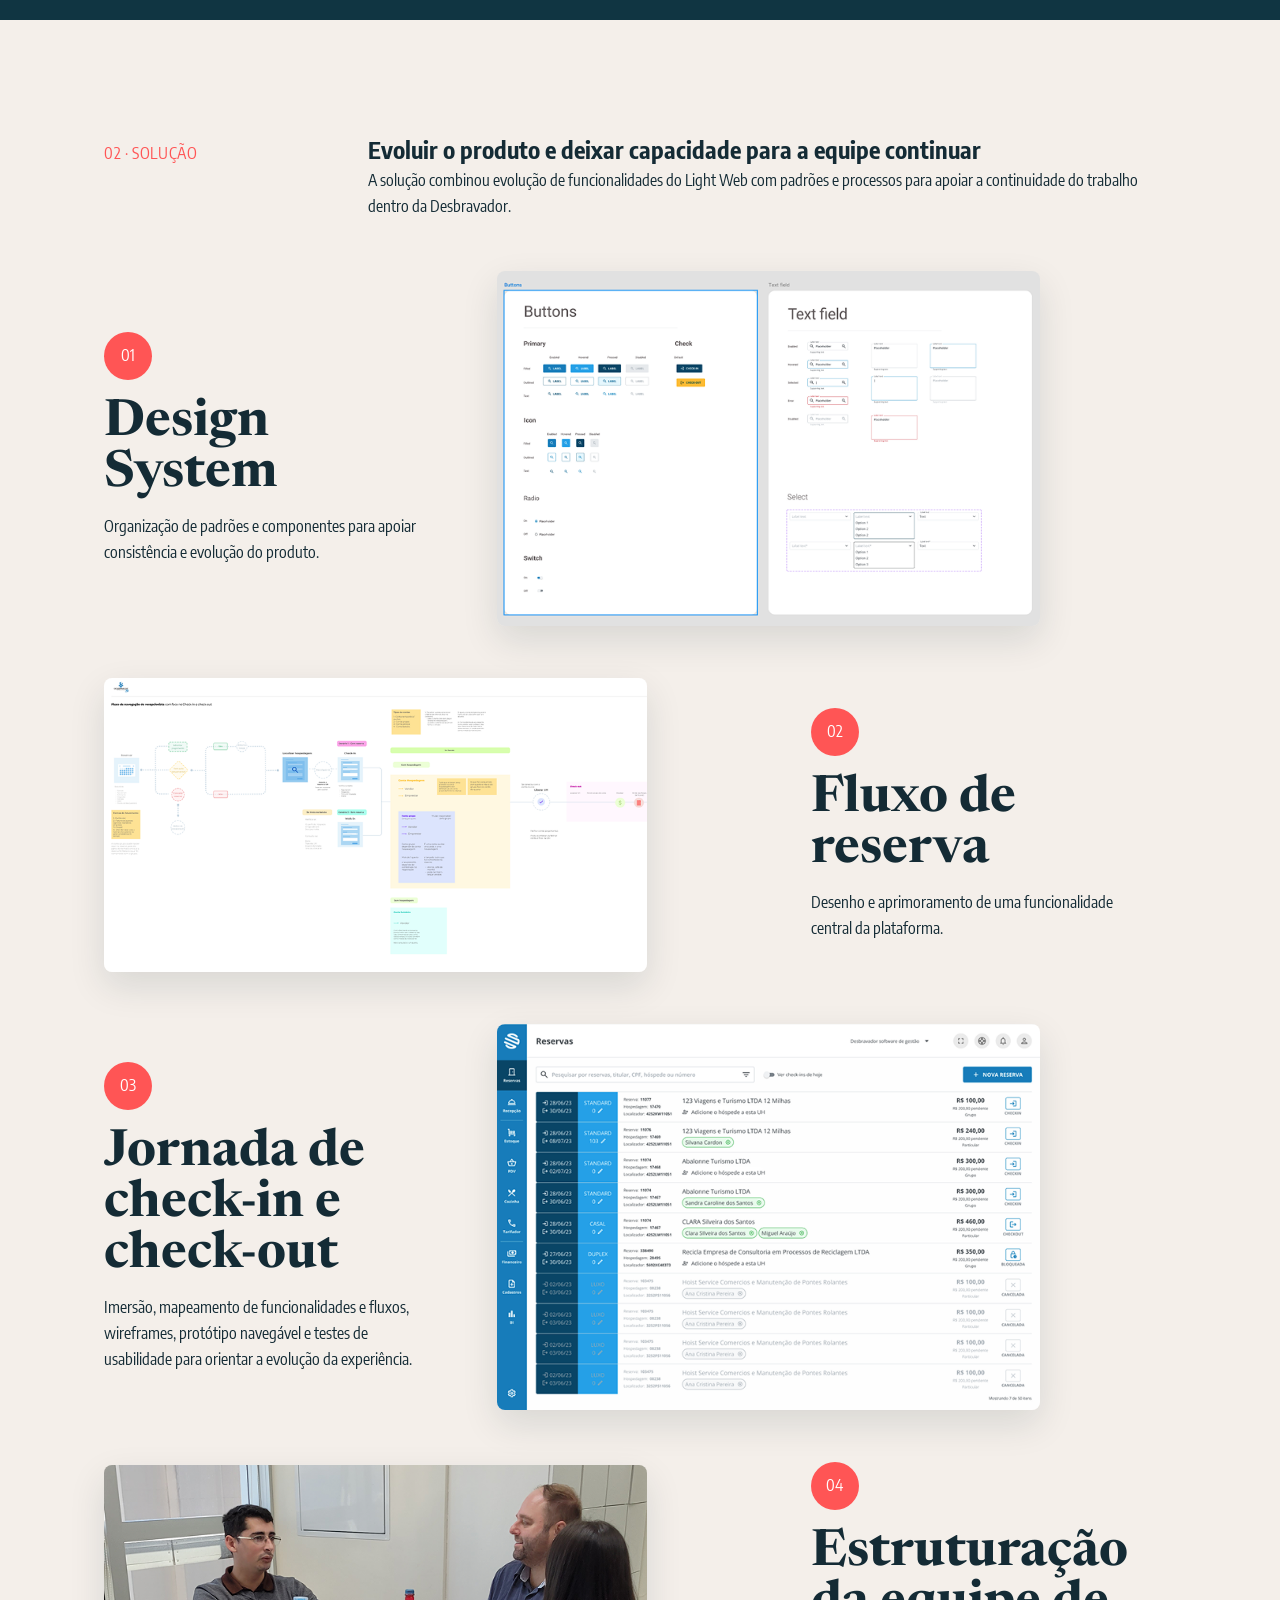
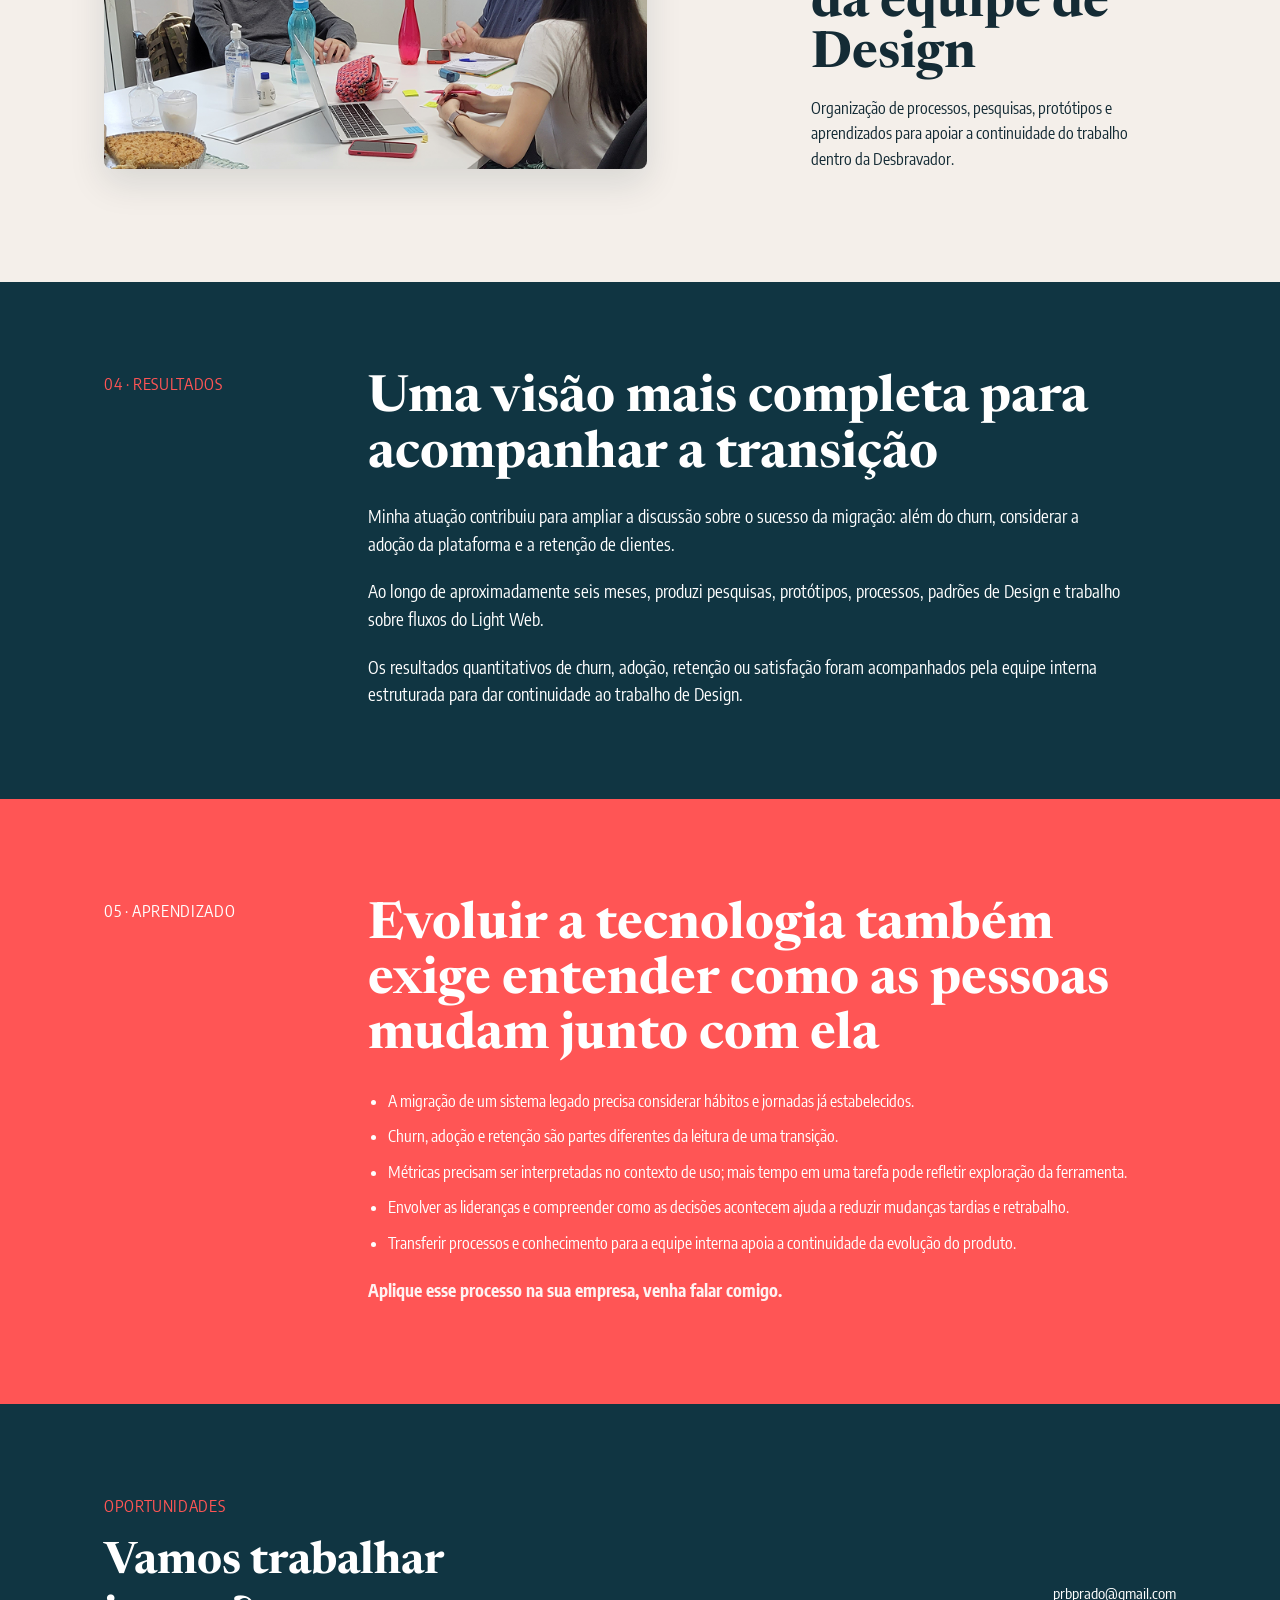
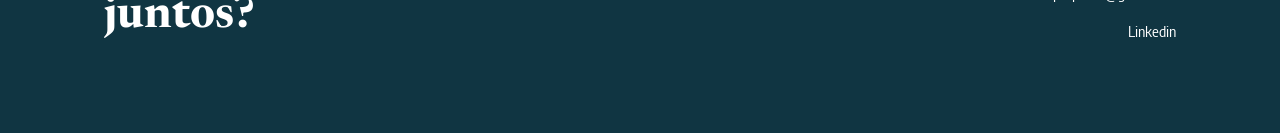
<file: case-desbravador.html>
<!DOCTYPE html>
<html lang="pt-BR">
<head>
  <meta charset="UTF-8" />
  <meta name="viewport" content="width=device-width, initial-scale=1.0" />
  <title>Desbravador | Patricia Prado</title>
  <link rel="icon" type="image/svg+xml" href="assets/favicon.svg" />
  <link rel="preconnect" href="https://fonts.googleapis.com" />
  <link rel="preconnect" href="https://fonts.gstatic.com" crossorigin />
  <link href="https://fonts.googleapis.com/css2?family=Encode+Sans+Condensed:wght@100;200;300;400;500;600;700;800;900&family=Newsreader:ital,opsz,wght@0,6..72,200..800;1,6..72,200..800&display=swap" rel="stylesheet">
  <link rel="stylesheet" href="style.css" />
</head>
<body class="pdf-case-body desbravador-case-body">
  <header class="navbar pdf-navbar">
    <div class="container nav-container">
      <a href="index.html" class="logo">PP.</a>
      <nav class="nav-links">
        <a href="index.html#sobre">SOBRE</a>
        <a href="index.html#cases">CASES</a>
        <a href="mailto:prbprado@gmail.com" class="nav-cta">VAMOS CONVERSAR <span>↗</span></a>
      </nav>
    </div>
  </header>

  <main>
    <section class="pdf-hero">
      <div class="container pdf-hero-grid">
        <div>
          <a class="case-back" href="index.html#cases">← Todos os cases</a>
          <div class="hero-badges">
            <span class="badge badge-coral">PRODUCT STRATEGY</span>
            <span class="badge badge-coral">UX RESEARCH</span>
            <span class="badge badge-coral">PRODUCT DESIGN</span>
            <span class="badge badge-coral">DESIGN MANAGEMENT</span>
          </div>
          <h1 class="hero-title">Modernizar a plataforma sem virar a experiência de toda a base de uma vez</h1>
          <p>A Desbravador estava evoluindo de um sistema desktop para uma plataforma web responsiva, SaaS e com contratação self-service. Apoiei essa transformação com pesquisa, evolução de funcionalidades do Light Web, criação de padrões de Design e fortalecimento da capacidade interna da equipe.</p>
          <dl class="pdf-meta">
            <div><dt>Cliente</dt><dd>Desbravador</dd></div>
            <div><dt>Minha atuação</dt><dd>Estratégia, pesquisa, design e gestão de projeto</dd></div>
            <div><dt>Estágio do produto</dt><dd>Consolidado e legado</dd></div>
            <div><dt>Tempo de atuação</dt><dd>6 meses</dd></div>
          </dl>
        </div>
        <div class="pdf-hero-image">
          <img src="assets/desbravador-assets/image-1.png" alt="Composição de telas da plataforma Desbravador e materiais do projeto" />
        </div>
      </div>
    </section>

    <section class="pdf-context">
      <div class="container pdf-context-grid">
        <span class="eyebrow text-coral">O CONTEXTO</span>
        <div>
          <h2>Uma nova plataforma para uma operação construída ao longo de décadas</h2>
          <p>A Desbravador desenvolve software para gestão hoteleira desde 1988. O Light Web foi lançado em 2016 como uma solução online para hotéis de pequeno e médio porte, pousadas e albergues.</p>
          <p>A evolução para web trazia uma oportunidade importante e um desafio: criar uma experiência mais atual sem desconsiderar hábitos, processos e necessidades de uma base de clientes consolidada.</p>
          <div class="desbravador-context-stats">
            <div><strong>3.500+</strong><span>clientes</span></div>
            <div><strong>10</strong><span>países</span></div>
          </div>
          <p class="desbravador-data-note">Indicadores registrados no material do projeto em 2023.</p>
        </div>
      </div>
    </section>

    <section class="pdf-discovery desbravador-research">
      <div class="container">
        <div class="pdf-section-title">
          <span class="eyebrow text-coral">03 · PESQUISA E DIAGNÓSTICO</span>
          <h2>Entender o trabalho real antes de redesenhar o fluxo</h2>
        </div>
        <p>Trabalhei com diferentes áreas da Desbravador, orientei o mapeamento de funcionalidades e processos, investiguei a jornada do recepcionista e preparei testes de usabilidade com protótipo navegável.</p>
        <p>O plano de pesquisa contou com <strong>14 participantes</strong>: 3 usuários internos e 11 externos. As tarefas incluíam check-in, cadastro de hóspedes, check-out e edição ou cadastro de reservas.</p>
      </div>
      <img class="desbravador-research-image" src="assets/desbravador-assets/image-2.png" alt="Atividades de pesquisa e colaboração com a equipe Desbravador" />
    </section>

    <section class="desbravador-problems">
      <div class="container">
        <span class="eyebrow text-coral">PRINCIPAIS PROBLEMAS IDENTIFICADOS NA PESQUISA</span>
        <div class="desbravador-problem-grid">
          <article><span>01</span><p>Faltavam legendas e indicações claras de unidades habitacionais livres ou ocupadas.</p></article>
          <article><span>02</span><p>Os feedbacks de erro e os padrões de modal eram inconsistentes.</p></article>
          <article><span>03</span><p>A avaliação não encontrou documentação de ajuda relacionada ao sistema.</p></article>
          <article><span>04</span><p>O treinamento levantou dúvidas sobre os estados online e offline e sobre a autonomia disponível para o usuário.</p></article>
        </div>
      </div>
    </section>

    <section class="pdf-ideation desbravador-turning-point">
      <div class="container pdf-ideation-grid">
        <span class="eyebrow text-coral">04 · A VIRADA ESTRATÉGICA</span>
        <div>
          <h2>Como evoluir a plataforma sem aumentar o risco de rejeição?</h2>
          <p>A pesquisa e o trabalho com a equipe ajudaram a trazer a transformação para o nível da operação, das decisões e da adoção. Um aprendizado importante foi perceber que as métricas precisavam ser interpretadas em conjunto: mais tempo em uma tarefa, por exemplo, poderia indicar exploração da nova ferramenta, e não necessariamente dificuldade.</p>
          <p>O projeto também evidenciou a importância de envolver quem toma as decisões desde o início. Mudanças de direção que chegam por múltiplos níveis podem gerar novas iterações e retrabalho.</p>
        </div>
      </div>
    </section>

    <section class="pdf-product desbravador-solution">
      <div class="container">
        <div class="pdf-context-grid desbravador-solution-intro">
          <span class="eyebrow text-coral">02 · SOLUÇÃO</span>
          <div>
            <h2>Evoluir o produto e deixar capacidade para a equipe continuar</h2>
            <p>A solução combinou evolução de funcionalidades do Light Web com padrões e processos para apoiar a continuidade do trabalho dentro da Desbravador.</p>
          </div>
        </div>

        <div class="pdf-feature">
          <div class="pdf-feature-copy"><span>01</span><h3>Design System</h3><p>Organização de padrões e componentes para apoiar consistência e evolução do produto.</p></div>
          <img src="assets/desbravador-assets/image-3.png" alt="Biblioteca de componentes e padrões do Design System" />
        </div>
        <div class="pdf-feature pdf-feature-reverse">
          <div class="pdf-feature-copy"><span>02</span><h3>Fluxo de reserva</h3><p>Desenho e aprimoramento de uma funcionalidade central da plataforma.</p></div>
          <img src="assets/desbravador-assets/image-4.png" alt="Mapeamento do fluxo de reserva" />
        </div>
        <div class="pdf-feature">
          <div class="pdf-feature-copy"><span>03</span><h3>Jornada de check-in e check-out</h3><p>Imersão, mapeamento de funcionalidades e fluxos, wireframes, protótipo navegável e testes de usabilidade para orientar a evolução da experiência.</p></div>
          <img src="assets/desbravador-assets/image-5.png" alt="Tela de reservas do sistema hoteleiro Desbravador" />
        </div>
        <div class="pdf-feature pdf-feature-reverse">
          <div class="pdf-feature-copy"><span>04</span><h3>Estruturação da equipe de Design</h3><p>Organização de processos, pesquisas, protótipos e aprendizados para apoiar a continuidade do trabalho dentro da Desbravador.</p></div>
          <img src="assets/desbravador-assets/image-6.png" alt="Equipe Desbravador colaborando durante o projeto" />
        </div>
      </div>
    </section>

    <section class="pdf-results desbravador-results">
      <div class="container pdf-results-grid">
        <span class="eyebrow text-coral">04 · RESULTADOS</span>
        <div>
          <h2>Uma visão mais completa para acompanhar a transição</h2>
          <p>Minha atuação contribuiu para ampliar a discussão sobre o sucesso da migração: além do churn, considerar a adoção da plataforma e a retenção de clientes.</p>
          <p>Ao longo de aproximadamente seis meses, produzi pesquisas, protótipos, processos, padrões de Design e trabalho sobre fluxos do Light Web.</p>
          <p>Os resultados quantitativos de churn, adoção, retenção ou satisfação foram acompanhados pela equipe interna estruturada para dar continuidade ao trabalho de Design.</p>
        </div>
      </div>
    </section>

    <section class="pdf-learning desbravador-learning">
      <div class="container pdf-learning-grid">
        <span class="eyebrow text-white">05 · APRENDIZADO</span>
        <div>
          <h2>Evoluir a tecnologia também exige entender como as pessoas mudam junto com ela</h2>
          <ul>
            <li>A migração de um sistema legado precisa considerar hábitos e jornadas já estabelecidos.</li>
            <li>Churn, adoção e retenção são partes diferentes da leitura de uma transição.</li>
            <li>Métricas precisam ser interpretadas no contexto de uso; mais tempo em uma tarefa pode refletir exploração da ferramenta.</li>
            <li>Envolver as lideranças e compreender como as decisões acontecem ajuda a reduzir mudanças tardias e retrabalho.</li>
            <li>Transferir processos e conhecimento para a equipe interna apoia a continuidade da evolução do produto.</li>
          </ul>
          <p class="desbravador-contact">Aplique esse processo na sua empresa, venha falar comigo.</p>
        </div>
      </div>
    </section>
  </main>

  <footer id="contato" class="footer">
    <div class="container footer-grid">
      <div><span class="eyebrow text-coral">OPORTUNIDADES</span><h2 class="footer-title">Vamos trabalhar<br />juntos?</h2></div>
      <div class="footer-links"><a href="mailto:prbprado@gmail.com">prbprado@gmail.com</a><a href="https://www.linkedin.com/in/prbprado/" target="_blank" rel="noopener">Linkedin</a></div>
    </div>
  </footer>
</body>
</html>
</file>
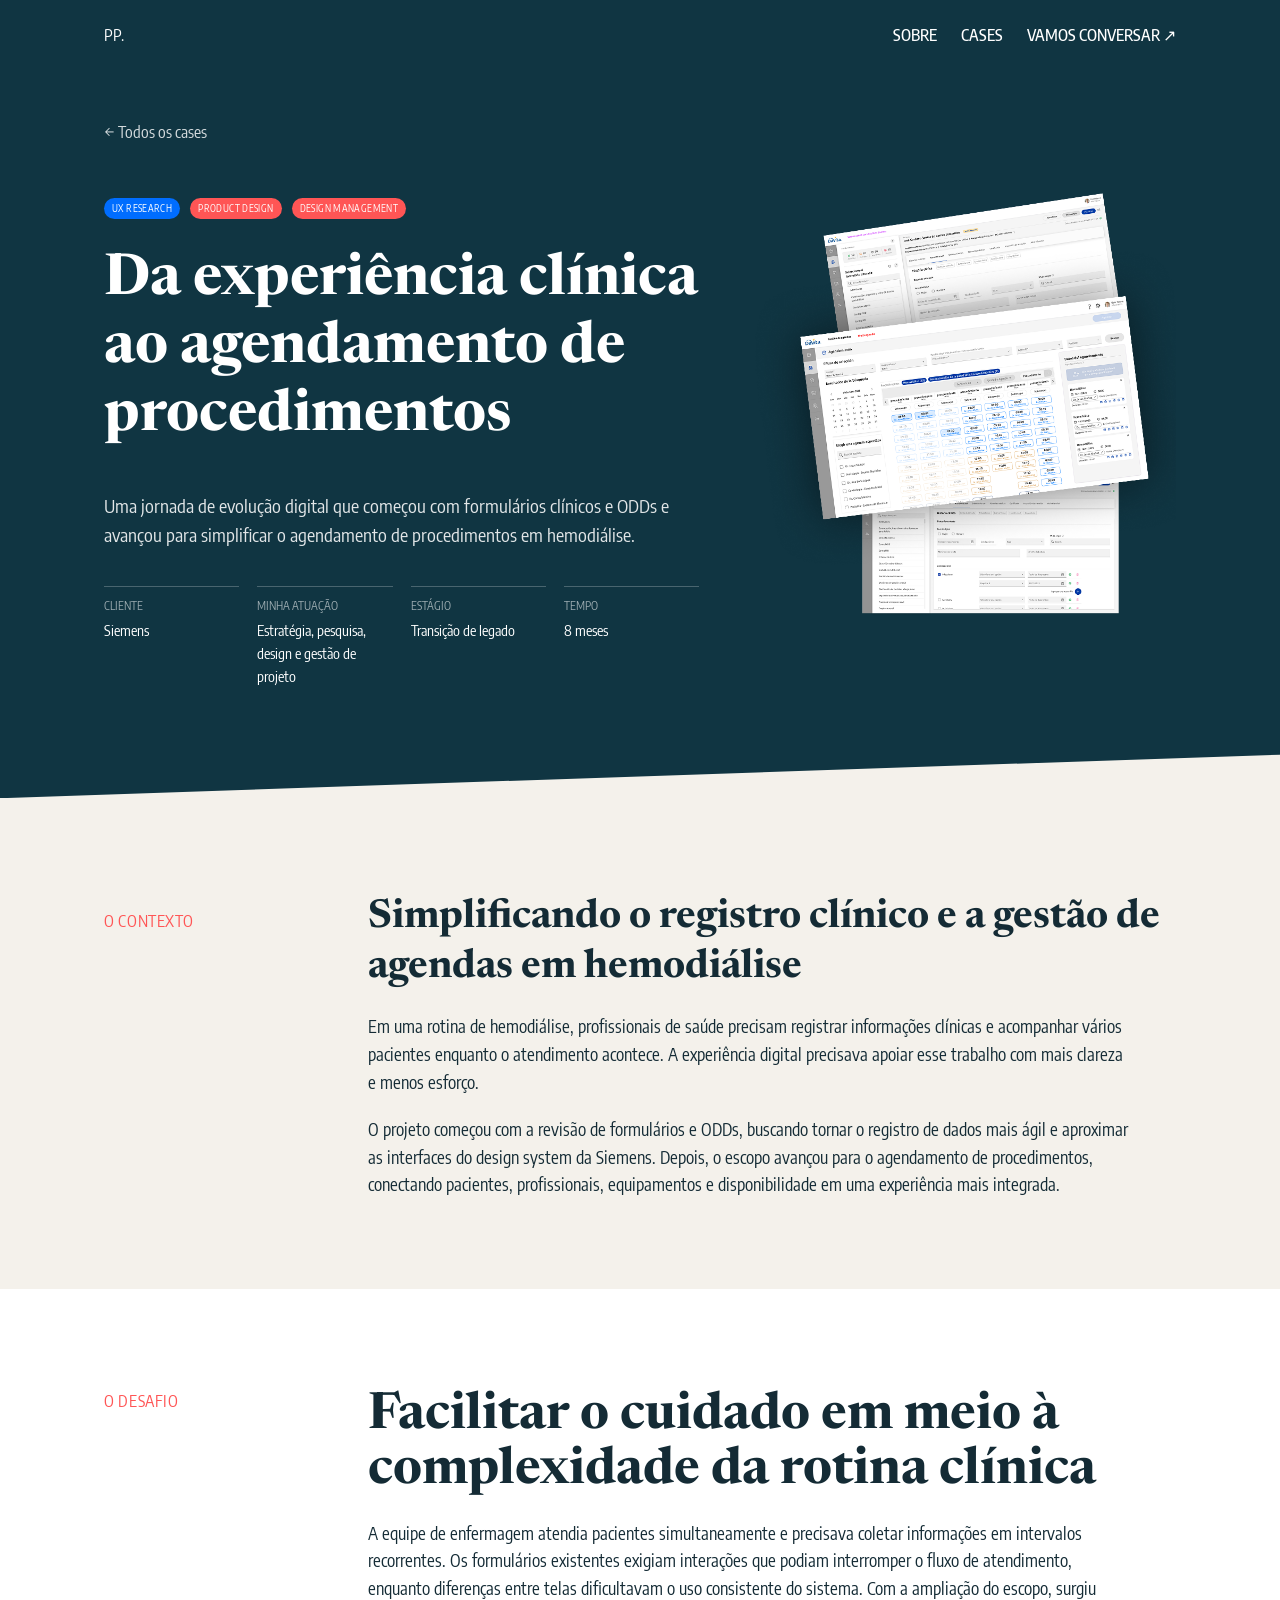
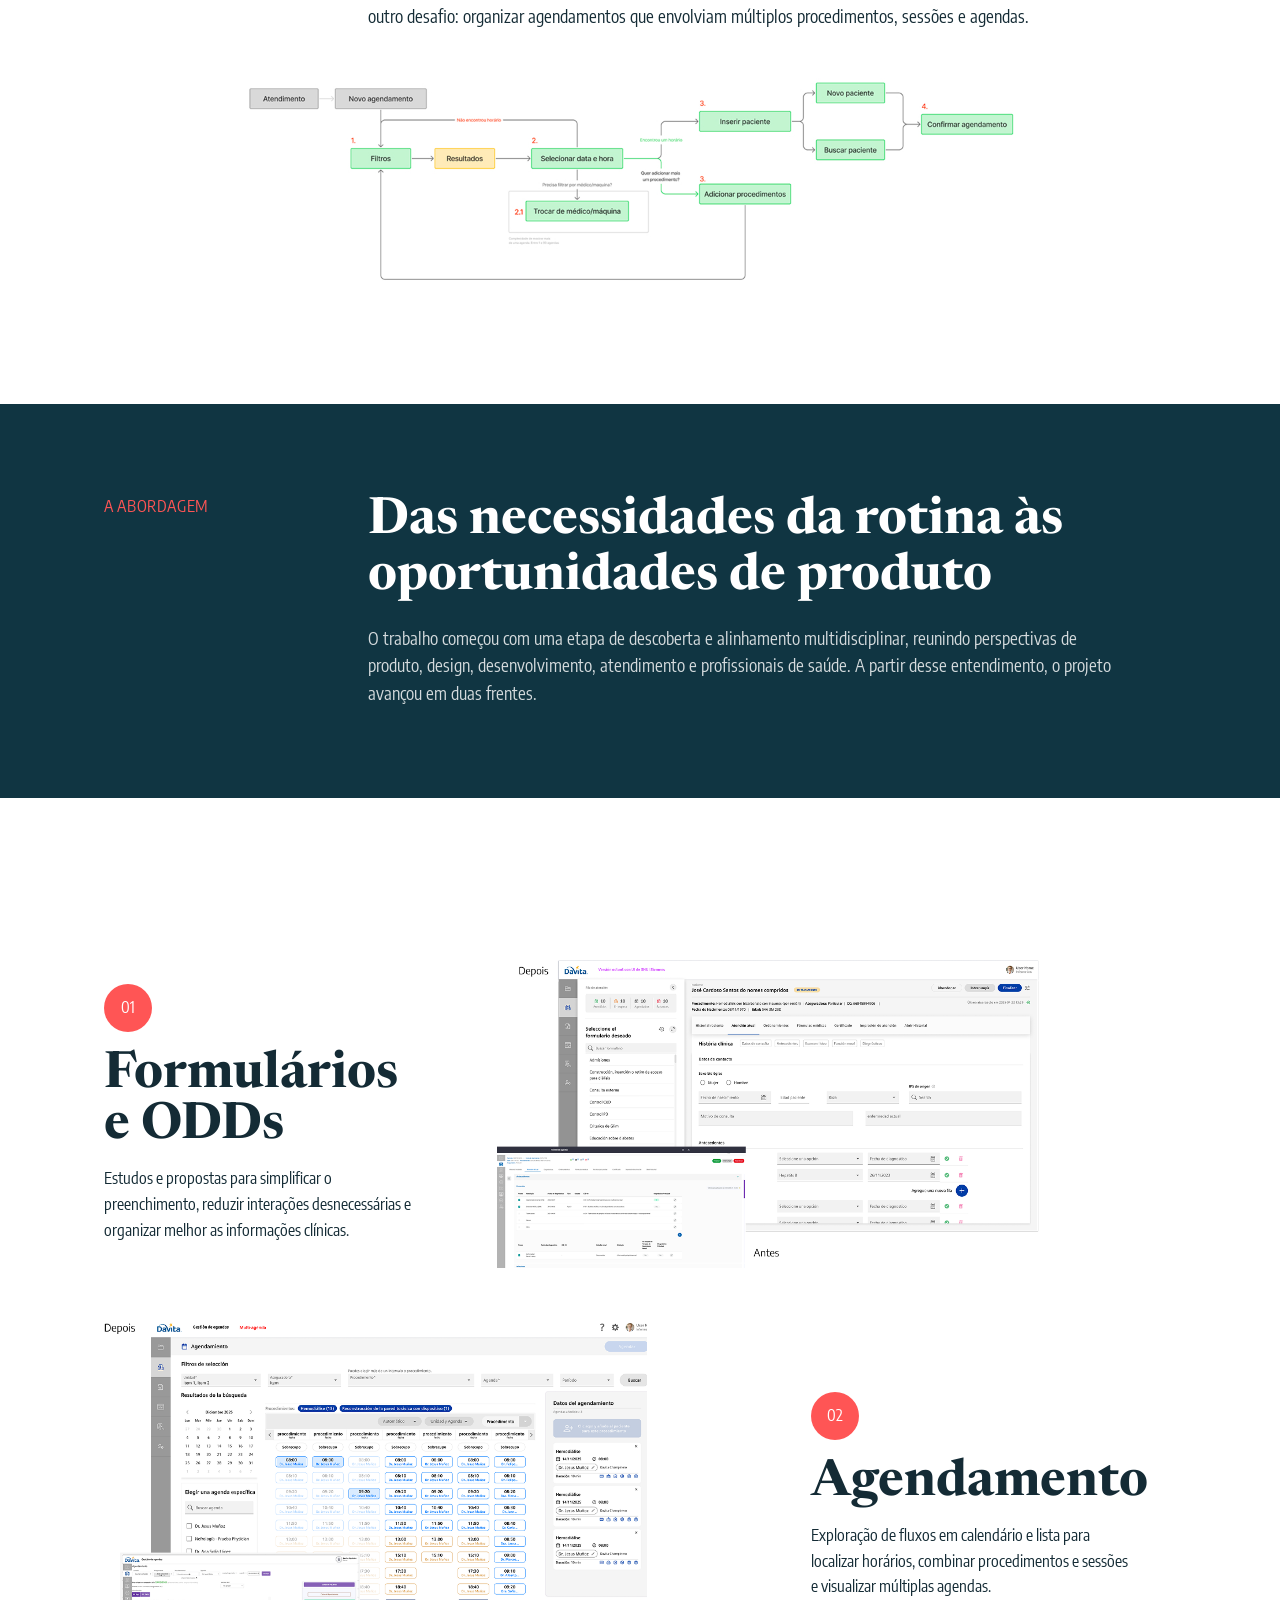
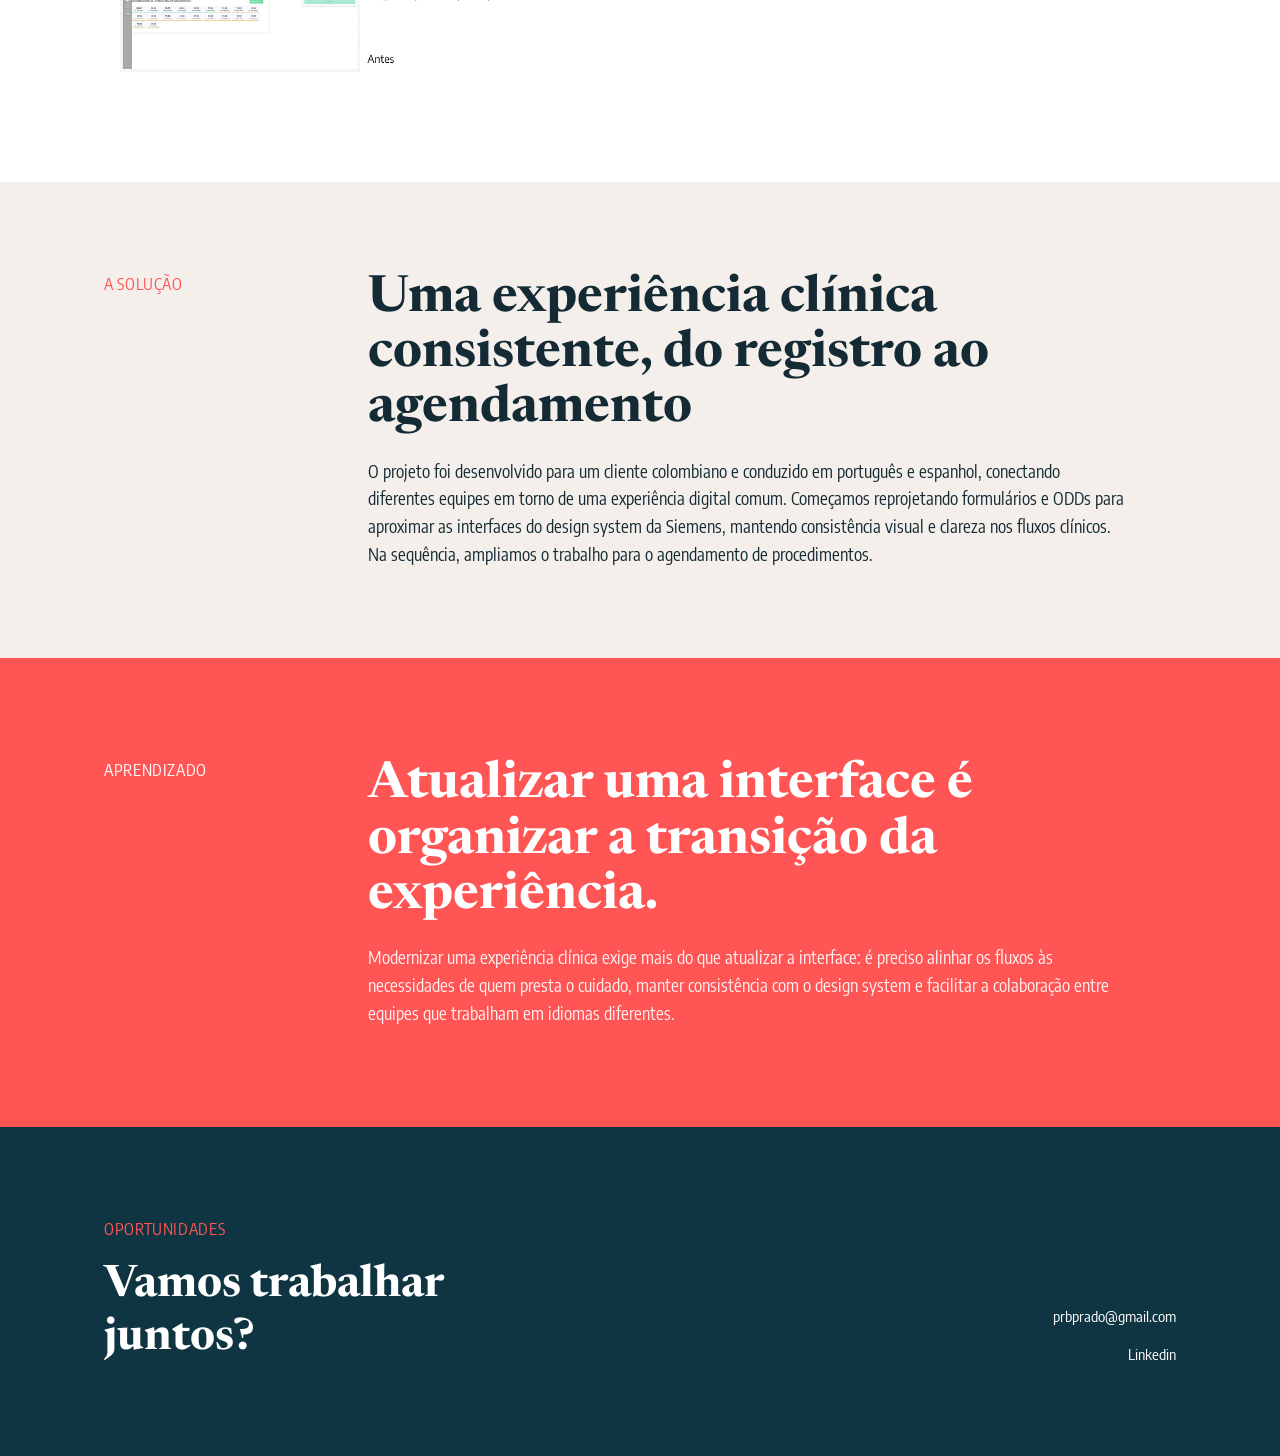
<file: case-siemens.html>
<!DOCTYPE html>
<html lang="pt-BR">
<head>
  <meta charset="UTF-8" />
  <meta name="viewport" content="width=device-width, initial-scale=1.0" />
  <title>Siemens | Patricia Prado</title>
  <link rel="icon" type="image/svg+xml" href="assets/favicon.svg" />
  <link rel="preconnect" href="https://fonts.googleapis.com" />
  <link rel="preconnect" href="https://fonts.gstatic.com" crossorigin />
  <link href="https://fonts.googleapis.com/css2?family=Encode+Sans+Condensed:wght@100;200;300;400;500;600;700;800;900&family=Newsreader:ital,opsz,wght@0,6..72,200..800;1,6..72,200..800&display=swap" rel="stylesheet">
  <link rel="stylesheet" href="style.css" />
</head>
<body class="pdf-case-body">
  <header class="navbar pdf-navbar">
    <div class="container nav-container">
      <a href="index.html" class="logo">PP.</a>
      <nav class="nav-links">
        <a href="index.html#sobre">SOBRE</a>
        <a href="index.html#cases">CASES</a>
        <a href="mailto:prbprado@gmail.com" class="nav-cta">VAMOS CONVERSAR <span>↗</span></a>
      </nav>
    </div>
  </header>

  <main>
    <section class="pdf-hero">
      <div class="container pdf-hero-grid">
        <div>
          <a class="case-back" href="index.html#cases">← Todos os cases</a>
          <div class="hero-badges">
            <span class="badge badge-blue">UX RESEARCH</span>
            <span class="badge badge-coral">PRODUCT DESIGN</span>
            <span class="badge badge-coral">DESIGN MANAGEMENT</span>
          </div>
          <h1 class="hero-title">Da experiência clínica ao agendamento de procedimentos</h1>
          <p>Uma jornada de evolução digital que começou com formulários clínicos e ODDs e avançou para simplificar o agendamento de procedimentos em hemodiálise.</p>
          <dl class="pdf-meta">
            <div><dt>Cliente</dt><dd>Siemens</dd></div>
            <div><dt>Minha atuação</dt><dd>Estratégia, pesquisa, design e gestão de projeto</dd></div>
            <div><dt>Estágio</dt><dd>Transição de legado</dd></div>
            <div><dt>Tempo</dt><dd>8 meses</dd></div>
          </dl>
        </div>
        <div class="pdf-hero-image">
          <div><img src="assets/siemens-assets/image-1.png" alt="Formulários complexos e agendamentamento de equipamentos de hemodiálise" /></div>
        </div>
      </div>
    </section>

    <section class="pdf-context">
      <div class="container pdf-context-grid">
        <span class="eyebrow text-coral">O CONTEXTO</span>
        <div>
          <h2>Simplificando o registro clínico e a gestão de agendas em hemodiálise</h2>
          <p>Em uma rotina de hemodiálise, profissionais de saúde precisam registrar informações clínicas e acompanhar vários pacientes enquanto o atendimento acontece. A experiência digital precisava apoiar esse trabalho com mais clareza e menos esforço.</p>
          <p>O projeto começou com a revisão de formulários e ODDs, buscando tornar o registro de dados mais ágil e aproximar as interfaces do design system da Siemens. Depois, o escopo avançou para o agendamento de procedimentos, conectando pacientes, profissionais, equipamentos e disponibilidade em uma experiência mais integrada.</p>
        </div>
      </div>
    </section>

    <section class="pdf-sprint">
      <div class="container pdf-sprint-grid">
          <span class="eyebrow text-coral">O DESAFIO</span>
        <div>
        <h2>Facilitar o cuidado em meio à complexidade da rotina clínica</h2>
        <p>A equipe de enfermagem atendia pacientes simultaneamente e precisava coletar informações em intervalos recorrentes. Os formulários existentes exigiam interações que podiam interromper o fluxo de atendimento, enquanto diferenças entre telas dificultavam o uso consistente do sistema. Com a ampliação do escopo, surgiu outro desafio: organizar agendamentos que envolviam múltiplos procedimentos, sessões e agendas.</p>
        </div>
      </div>
      <img class="pdf-sprint-image" src="assets/siemens-assets/fluxo.jpg" alt="Fluxo do agendamento de procedimentos clínicos" />
    </section>

    <section class="pdf-ideation">
      <div class="container pdf-ideation-grid">
        <span class="eyebrow text-coral">A ABORDAGEM</span>
        <div>
          <h2>Das necessidades da rotina às oportunidades de produto</h2>
          <p>O trabalho começou com uma etapa de descoberta e alinhamento multidisciplinar, reunindo perspectivas de produto, design, desenvolvimento, atendimento e profissionais de saúde. A partir desse entendimento, o projeto avançou em duas frentes.</p>
        </div>
      </div>
    </section>

    <section class="pdf-product">
      <div class="container">
        <div class="pdf-feature">
          <div class="pdf-feature-copy"><span>01</span><h3>Formulários e ODDs</h3><p>Estudos e propostas para simplificar o preenchimento, reduzir interações desnecessárias e organizar melhor as informações clínicas.</p></div>
          <div><img src="assets/siemens-assets/odds.png" alt="Formulários simplificados" /></div>
        </div>
        <div class="pdf-feature pdf-feature-reverse">
          <div class="pdf-feature-copy"><span>02</span><h3>Agendamento</h3><p>Exploração de fluxos em calendário e lista para localizar horários, combinar procedimentos e sessões e visualizar múltiplas agendas.</p></div>
          <div><img src="assets/siemens-assets/agendamento.png" alt="Agendamento de procedimentos" /></div>
        </div>
      </div>
    </section>

    <section class="pdf-results">
      <div class="container pdf-results-grid">
        <span class="eyebrow text-coral">A SOLUÇÃO</span>
        <div>
          <h2>Uma experiência clínica consistente, do registro ao agendamento</h2>
          <p>O projeto foi desenvolvido para um cliente colombiano e conduzido em português e espanhol, conectando diferentes equipes em torno de uma experiência digital comum. Começamos reprojetando formulários e ODDs para aproximar as interfaces do design system da Siemens, mantendo consistência visual e clareza nos fluxos clínicos. Na sequência, ampliamos o trabalho para o agendamento de procedimentos.</p>
        </div>
      </div>
    </section>

    <section class="pdf-learning">
      <div class="container pdf-learning-grid">
        <span class="eyebrow text-white">APRENDIZADO</span>
        <div>
          <h2>Atualizar uma interface é organizar a transição da experiência.</h2>
          <p>Modernizar uma experiência clínica exige mais do que atualizar a interface: é preciso alinhar os fluxos às necessidades de quem presta o cuidado, manter consistência com o design system e facilitar a colaboração entre equipes que trabalham em idiomas diferentes.</p>
        </div>
      </div>
    </section>
  </main>

  <footer id="contato" class="footer">
    <div class="container footer-grid">
      <div><span class="eyebrow text-coral">OPORTUNIDADES</span><h2 class="footer-title">Vamos trabalhar<br />juntos?</h2></div>
      <div class="footer-links"><a href="mailto:prbprado@gmail.com">prbprado@gmail.com</a><a href="https://www.linkedin.com/in/prbprado/" target="_blank" rel="noopener">Linkedin</a></div>
    </div>
  </footer>
</body>
</html>
</file>
<file: style.css>
:root {
  --bg-dark: #103542;
  --bg-beige: #F4EFEA;
  --bg-light: #FFFFFF;
  --coral: #FF5555;
  --blue-badge: #006dff;
  --text-dark: #142B35;
  --text-muted: #52616B;
  --font-serif: 'Newsreader', serif;
  --font-sans: 'Encode Sans Condensed', sans-serif;
}

* {
  margin: 0;
  padding: 0;
  box-sizing: border-box;
}

html {
  scroll-behavior: smooth;
}

body {
  font-family: var(--font-sans);
  color: var(--text-dark);
  background-color: var(--bg-light);
  line-height: 1.6;
  overflow-x: hidden;
}

.container {
  max-width: 1120px;
  margin: 0 auto;
  padding: 0 24px;
}

.text-coral { color: var(--coral); }
.text-dark { color: var(--text-dark); }
.text-white { color: #FFFFFF; }

.eyebrow {
  display: block;
  font-size: 1rem;
  font-weight: 400;
  letter-spacing: 0.04em;
  text-transform: uppercase;
  margin-bottom: 16px;
}

/* NAVBAR */
.navbar {
  background-color: #FFFFFF;
  height: 72px;
  display: flex;
  align-items: center;
  position: sticky;
  top: 0;
  z-index: 100;
  border-bottom: 1px solid rgba(0, 0, 0, 0.05);
}

.nav-container {
  width: 100%;
  display: flex;
  justify-content: space-between;
  align-items: center;
}

.logo {
  text-decoration: none;
  display: inline-flex;
  align-items: center;
}

.logo img {
  display: block;
  width: auto;
  height: clamp(23px, 1.5vw, 28px);
}

.nav-links {
  display: flex;
  align-items: center;
  gap: 24px;
}

.nav-links a {
  text-decoration: none;
  color: var(--text-dark);
  font-size: 1rem;
  font-weight: 500;
  transition: color 0.2s;
}

.nav-links a:hover {
  color: var(--coral);
}

/* HERO SECTION COM CORTE INCLINADO */
.hero {
  background-color: var(--bg-dark);
  color: #FFFFFF;
  padding: 80px 0 130px;
  clip-path: polygon(0 0, 100% 0, 100% 92%, 0 100%);
}

.hero-badges {
  display: flex;
  flex-wrap: wrap;
  gap: 10px;
  margin-bottom: 28px;
}

.badge {
  font-size: 0.6rem;
  font-weight: 400;
  letter-spacing: 0.04em;
  padding: 3px 8px;
  border-radius: 999px;
  color: #FFFFFF;
}

.badge-coral { background-color: var(--coral); }
.badge-blue { background-color: var(--blue-badge); }

.hero-title {
  font-family: var(--font-serif);
  font-size: clamp(2.1rem, 4.5vw, 3.6rem);
  font-weight: 700;
  line-height: 1.18;
  max-width: 100%;
  margin-bottom: 40px;
}

.hero-profile {
  display: flex;
  align-items: center;
  gap: 18px;
  width: 100%;
  max-width: 100%;
}

.hero-tagline {
  font-size: 1.6rem;
  line-height: 1.45;
  color: #ffffff;
  font-weight: 200;
}


.profile-info {
  flex: 1;
  min-width: 0;
}

.avatar {
  width: 64px;
  height: 64px;
  border-radius: 50%;
  object-fit: cover;
  background-color: var(--coral);
  flex-shrink: 0;
}

.profile-info strong {
  display: block;
  font-size: 1rem;
  letter-spacing: 0.04em;
  margin-bottom: 4px;
}

.profile-info p {
  font-size: 1rem;
  color: rgba(255, 255, 255, 0.82);
  line-height: 1.45;
  letter-spacing: 0.04em;
}

.hero-action {
  display: flex;
  justify-content: flex-end;
  margin-top: 36px;
}

.scroll-link {
  color: var(--blue-badge);
  text-decoration: none;
  font-size: 0.9rem;
  font-weight: 500;
}

/* ALGUNS NÚMEROS */
.metrics-section {
  background-color: var(--bg-beige);
  margin-top: -65px;
  padding: 130px 0 90px;
}

.split-header {
  display: grid;
  grid-template-columns: 1fr;
  gap: 16px;
}

.section-heading {
  font-family: var(--font-serif);
  font-size: clamp(1.75rem, 3.2vw, 2.5rem);
  line-height: 1.25;
  font-weight: 700;
}

.metrics-grid {
  display: grid;
  grid-template-columns: repeat(2, 1fr);
  gap: 36px 24px;
}

.metric-number {
  display: block;
  font-size: clamp(2.2rem, 3.5vw, 2.8rem);
  font-weight: 700;
  color: var(--coral);
  line-height: 1.1;
  margin-bottom: 8px;
}

.metric-label {
  font-size: 0.75rem;
  font-weight: 600;
  letter-spacing: 0.06em;
  color: var(--text-dark);
}

/* FAIXA DE FOTOS */
.photo-strip {
  width: 100%;
  background-color: #111;
  line-height: 0;
}

.photo-strip img {
  width: 100%;
  max-height: 360px;
  object-fit: cover;
  filter: grayscale(100%);
}

/* TREINAMENTOS (CORAL INCLINADO) */
.training-section {
  background-color: var(--coral);
  padding: 80px 0 110px;
  clip-path: polygon(0 0, 100% 0, 100% 88%, 0 100%);
}

.training-desc {
  color: rgba(255, 255, 255, 0.94);
  margin-top: 20px;
  font-weight: 300;
  max-width: 680px;
}

/* COMO TRABALHO */
.process-section {
  padding: 90px 0 100px;
  background-color: var(--bg-light);
}

.process-grid {
  display: grid;
  grid-template-columns: 1fr;
  gap: 40px;
}

.step-num {
  display: block;
  font-size: 1rem;
  font-weight: 700;
  color: var(--coral);
  margin-bottom: 12px;
}

.process-card h3 {
  font-size: 1.5rem;
  font-weight: 600;
  margin-bottom: 12px;
  color: var(--text-dark);
}

.process-card p {
  font-size: 1.2rem;
  color: var(--text-muted);
}

/* CASES DE MERCADO */
.cases-section {
  background-color: var(--bg-beige);
  padding: 120px 0 110px;
}

.case-card {
  border-radius: 16px;
  padding: 36px 28px;
  margin-top: 28px;
  display: grid;
  grid-template-columns: 1fr;
  gap: 32px;
  align-items: center;
}

.case-dark {
  background-color: var(--bg-dark);
  color: #FFFFFF;
}

.case-light {
  background-color: #FFFFFF;
  color: var(--text-dark);
  box-shadow: 0 10px 30px rgba(0, 0, 0, 0.04);
}

.case-tags {
  display: flex;
  flex-wrap: wrap;
  gap: 8px;
  margin-bottom: 24px;
}

.tag {
  background-color: var(--coral);
  color: #FFFFFF;
  font-size: 0.65rem;
  font-weight: 400;
  letter-spacing: 0.05em;
  padding: 4px 10px;
  border-radius: 999px;
}

.case-content h3 {
  font-family: var(--font-serif);
  font-size: 5rem;
}

.case-content p {
  font-size: 1.2rem;
  margin-bottom: 24px;
  opacity: 0.9;
}

.case-link {
  display: inline-flex;
  align-items: center;
  gap: 6px;
  color: var(--blue-badge);
  font-weight: 600;
  font-size: 0.9rem;
  text-decoration: none;
}

.case-image img {
  width: 100%;
  border-radius: 10px;
  display: block;
}

/* FOOTER */
.footer {
  background-color: var(--bg-dark);
  color: #FFFFFF;
  padding: 90px 0;
}

.footer-grid {
  display: flex;
  flex-direction: column;
  justify-content: space-between;
  gap: 40px;
}

.footer-title {
  font-family: var(--font-serif);
  font-size: clamp(2rem, 3.8vw, 2.8rem);
  line-height: 1.2;
}

.footer-links {
  display: flex;
  flex-direction: column;
  gap: 14px;
}

.footer-links a {
  color: #FFFFFF;
  text-decoration: none;
  font-size: 0.95rem;
  transition: color 0.2s;
}

.footer-links a:hover {
  color: var(--coral);
}

/* FAQ */
.faq-section {
  padding: 90px 0 100px;
  background-color: var(--bg-light);
  text-align: center;
}

.faq-list {
  max-width: 760px;
  margin: 36px auto 0;
  border-top: 1px solid rgba(43, 53, 62, 0.14);
  text-align: left;
}

.faq-list details {
  border-bottom: 1px solid rgba(43, 53, 62, 0.14);
}

.faq-list summary {
  cursor: pointer;
  padding: 24px 32px 24px 0;
  color: var(--text-dark);
  font-size: 1.15rem;
  font-weight: 600;
  list-style-position: outside;
}

.faq-list details p {
  max-width: 900px;
  padding: 0 32px 24px 0;
  color: var(--text-muted);
  font-size: 1.05rem;
  line-height: 1.65;
}

/* PÁGINA DE CASE */
.case-hero {
  background-color: var(--bg-dark);
  color: #FFFFFF;
  padding: 54px 0 110px;
  clip-path: polygon(0 0, 100% 0, 100% 92%, 0 100%);
}

.case-back {
  display: inline-block;
  color: rgba(255, 255, 255, 0.82);
  text-decoration: none;
  margin-bottom: 52px;
}

.case-back:hover {
  color: #FFFFFF;
}

.case-hero-grid {
  display: grid;
  grid-template-columns: 1fr;
  gap: 40px;
  align-items: end;
}

.case-hero h1 {
  font-family: var(--font-serif);
  font-size: clamp(3.2rem, 8vw, 6.8rem);
  line-height: 0.95;
  margin-bottom: 24px;
}

.case-lead {
  max-width: 620px;
  font-size: clamp(1.25rem, 2.5vw, 1.8rem);
  line-height: 1.35;
}

.case-facts {
  display: grid;
  grid-template-columns: repeat(2, 1fr);
  gap: 20px;
}

.case-facts div {
  border-top: 1px solid rgba(255, 255, 255, 0.25);
  padding-top: 12px;
}

.case-facts dt {
  color: rgba(255, 255, 255, 0.62);
  font-size: 0.75rem;
  text-transform: uppercase;
  margin-bottom: 6px;
}

.case-facts dd {
  font-size: 0.95rem;
}

.case-introduction {
  background-color: var(--bg-beige);
  padding: 110px 0;
}

.case-introduction-grid {
  display: grid;
  grid-template-columns: 1fr;
  gap: 24px;
}

.case-introduction-grid p,
.case-conclusion-grid p {
  max-width: 760px;
  margin-top: 24px;
  font-size: 1.2rem;
}

.case-feature {
  background-color: var(--bg-light);
  padding: 90px 0;
}

.case-feature img {
  width: 100%;
  display: block;
  border-radius: 8px;
}

.case-approach {
  background-color: var(--bg-beige);
  padding: 90px 0 110px;
}

.case-steps {
  display: grid;
  grid-template-columns: 1fr;
  gap: 40px;
}

.case-steps article {
  border-top: 1px solid rgba(20, 43, 53, 0.18);
  padding-top: 18px;
}

.case-steps h3 {
  font-size: 1.25rem;
  margin: 8px 0 12px;
}

.case-steps p {
  color: var(--text-muted);
  font-size: 1.05rem;
}

.case-conclusion {
  background-color: var(--coral);
  padding: 90px 0;
}

.case-conclusion-grid {
  display: grid;
  grid-template-columns: 1fr;
  gap: 32px;
}

.case-conclusion-grid p {
  color: rgba(255, 255, 255, 0.94);
}

/* PDF CASE LAYOUT */
.pdf-case-body .navbar {
  background-color: var(--bg-dark);
  border-bottom: 0;
}

.pdf-case-body .navbar .logo,
.pdf-case-body .navbar .nav-links a {
  color: #FFFFFF;
}

.pdf-case-body .navbar .nav-links a:hover {
  color: var(--coral);
}

.pdf-hero {
  background-color: var(--bg-dark);
  color: #FFFFFF;
  padding: 48px 0 110px;
  clip-path: polygon(0 0, 100% 0, 100% 94%, 0 100%);
}

.pdf-hero-grid {
  display: grid;
  grid-template-columns: 1fr;
  gap: 48px;
  align-items: center;
}

.pdf-hero p {
  max-width: 620px;
  font-size: 1.15rem;
  opacity: 0.88;
}

.pdf-meta {
  display: grid;
  grid-template-columns: repeat(2, 1fr);
  gap: 18px;
  margin-top: 36px;
}

.pdf-meta div {
  border-top: 1px solid rgba(255, 255, 255, 0.24);
  padding-top: 10px;
}

.pdf-meta dt {
  font-size: 0.72rem;
  text-transform: uppercase;
  opacity: 0.58;
  margin-bottom: 4px;
}

.pdf-meta dd {
  font-size: 0.9rem;
}

.pdf-hero-image {
  width: 100%;
}

.pdf-image-placeholder {
  width: 80%;
  aspect-ratio: 16 / 9;
  background-color: rgba(20, 43, 53, 0.04);
  border: 1px dashed rgba(20, 43, 53, 0.28);
  border-radius: 8px;
}

.pdf-image-placeholder-hero {
  width: 100%;
  background-color: rgba(255, 255, 255, 0.08);
  border-color: rgba(255, 255, 255, 0.35);
}

.pdf-hero-image img {
  width: 100%;
  max-height: 620px;
  object-fit: contain;
  display: block;
  background: transparent;
  border-radius: 0;
  box-shadow: none;
}

.pdf-context,
.pdf-approach,
.pdf-product,
.pdf-discovery {
  background-color: var(--bg-light);
}

.pdf-sprint {
  padding: 100px 0;
}

.pdf-sprint-image {
  display: block;
  width: 100%;
  height: auto;
  margin-top: 48px;
}

.pdf-context {
  background-color: #F4F1EB;
  padding: 160px 0 90px;
  margin-top: -65px;}
.pdf-context-grid,
.pdf-sprint-grid,
.pdf-ideation-grid,
.pdf-results-grid,
.pdf-learning-grid {
  display: grid;
  grid-template-columns: 1fr;
  gap: 24px;
}

.pdf-context h2 {
  font-family: var(--font-serif);
  font-size: clamp(1.75rem, 3.2vw, 2.5rem);
  line-height: 1.25;
  font-weight: 700;
}

.pdf-sprint h2,
.pdf-ideation h2,
.pdf-results h2,
.pdf-learning h2,
.pdf-discovery h2,
.pdf-section-title h2 {
  font-family: var(--font-serif);
  font-size: clamp(2.1rem, 4vw, 3.8rem);
  line-height: 1.08;
}

.pdf-context p,
.pdf-sprint p,
.pdf-ideation p,
.pdf-results p,
.pdf-learning p,
.pdf-discovery > .container > p {
  font-size: 1.08rem;
  margin-top: 20px;
  max-width: 760px;
}

.pdf-context-direction {
  margin-top: 34px;
}

.pdf-context-direction h3 {
  font-family: var(--font-serif);
  font-size: clamp(1.45rem, 2.5vw, 2.1rem);
  line-height: 1.15;
  margin-bottom: 8px;
}

.pdf-context-direction p {
  margin-top: 0;
}
 .pdf-section-title {
  max-width: 780px;
  margin-bottom: 36px;
}

.pdf-discovery {
  padding-top: 130px;
}

.pdf-discovery-images {
  position: relative;
  left: 50%;
  width: 100vw;
  max-width: none;
  margin-top: 48px;
  margin-left: 0;
  transform: translateX(-50%);
}

.pdf-discovery-images img {
  display: block;
  width: 100vw;
  max-width: none;
  height: 260px;
  object-fit: cover;
  object-position: center;
  border-radius: 0;
}

.pdf-ideation {
  background-color: var(--bg-dark);
  color: #FFFFFF;
  padding: 90px 0;
}

.pdf-ideation p {
  opacity: 0.82;
}

.pdf-product {
  padding: 110px 0;
}

.pdf-feature {
  display: grid;
  grid-template-columns: 1fr;
  gap: 28px;
  align-items: center;
  margin-top: 52px;
}

.pdf-feature-copy {
  max-width: 320px;
}

.pdf-feature-copy > span {
  display: grid;
  place-items: center;
  width: 48px;
  height: 48px;
  border-radius: 50%;
  background: var(--coral);
  color: #FFFFFF;
  margin-bottom: 18px;
}

.pdf-feature-copy h3 {
  font-family: var(--font-serif);
  font-size: clamp(2rem, 4vw, 3.5rem);
  line-height: 1;
  margin-bottom: 14px;
}

.pdf-feature img {
  width: 80%;
  display: block;
  border-radius: 8px;
  box-shadow: 0 14px 36px rgba(20, 43, 53, 0.12);
}

body.pdf-case-body .pdf-feature img[src$="odds.png"],
body.pdf-case-body .pdf-feature img[src$="agendamento.png"] {
  border-radius: 0;
  box-shadow: none;
}

.pdf-results {
  background-color: var(--bg-beige);
  padding: 90px 0;
}

.pdf-results strong {
  color: var(--coral);
}

.pdf-learning {
  background-color: var(--coral);
  color: #FFFFFF;
  padding: 100px 0;
}

.pdf-learning p {
  opacity: 0.92;
}

.desbravador-context-stats {
  display: flex;
  flex-wrap: wrap;
  gap: 32px;
  margin-top: 30px;
  padding-top: 20px;
  border-top: 1px solid rgba(20, 43, 53, 0.18);
}

.desbravador-context-stats div {
  display: grid;
  gap: 2px;
}

.desbravador-context-stats strong {
  color: var(--coral);
  font-family: var(--font-serif);
  font-size: 2rem;
  line-height: 1;
}

.desbravador-context-stats span {
  font-size: 0.75rem;
  text-transform: uppercase;
}

.desbravador-data-note {
  color: var(--text-muted);
  font-size: 0.85rem !important;
}

.desbravador-research-image {
  display: block;
  width: 100%;
  height: auto;
  margin-top: 48px;
}

.desbravador-problems,
.desbravador-solution {
  background-color: var(--bg-beige);
}

.desbravador-problems {
  padding: 90px 0;
}

.desbravador-problem-grid {
  display: grid;
  grid-template-columns: 1fr;
  gap: 32px 24px;
  margin-top: 28px;
}

.desbravador-problem-grid article {
  border-top: 1px solid rgba(20, 43, 53, 0.2);
  padding-top: 14px;
}

.desbravador-problem-grid article > span {
  color: var(--coral);
  font-weight: 700;
}

.desbravador-problem-grid p {
  margin-top: 10px;
  font-size: 1.15rem;
}

.desbravador-turning-point h2 {
  color: var(--coral);
}

.desbravador-solution-intro {
  margin-bottom: 48px;
}

.desbravador-results {
  background-color: var(--bg-dark);
  color: #FFFFFF;
}

.desbravador-learning ul {
  display: grid;
  gap: 10px;
  margin-top: 24px;
  padding-left: 20px;
}

.desbravador-contact {
  margin-top: 32px;
  font-weight: 700;
}

.agileflex-meta {
  grid-template-columns: repeat(2, 1fr);
}

.agileflex-research-image {
  display: block;
  width: 100%;
  height: auto;
  margin-top: 48px;
}

.agileflex-problems,
.agileflex-solution {
  background-color: var(--bg-beige);
}

.agileflex-problems {
  padding: 90px 0;
}

.agileflex-problem-grid {
  display: grid;
  grid-template-columns: 1fr;
  gap: 32px 24px;
  margin-top: 28px;
}

.agileflex-problem-grid article {
  border-top: 1px solid rgba(20, 43, 53, 0.2);
  padding-top: 14px;
}

.agileflex-problem-grid article > span {
  color: var(--coral);
  font-weight: 700;
}

.agileflex-problem-grid h3 {
  font-size: 1.15rem;
  margin-top: 10px;
}

.agileflex-problem-grid p {
  margin-top: 8px;
}

.agileflex-turning-point h2 {
  color: var(--coral);
}

.agileflex-solution-intro {
  margin-bottom: 48px;
}

.agileflex-results {
  background-color: var(--bg-dark);
  color: #FFFFFF;
}

.agileflex-learning ul {
  display: grid;
  gap: 10px;
  margin-top: 24px;
  padding-left: 20px;
}

.agileflex-closing {
  margin-top: 32px;
  font-weight: 700;
}

/* RESPONSIVIDADE DESKTOP */
@media (min-width: 768px) {
  .split-header {
    grid-template-columns: 240px 1fr;
    align-items: baseline;
  }

  .metrics-grid {
    grid-template-columns: repeat(4, 1fr);
    padding-left: 256px;
  }

  .process-grid {
    grid-template-columns: repeat(3, 1fr);
    gap: 32px;
  }

  .case-card {
    grid-template-columns: 0.85fr 1.35fr;
    padding: 52px;
  }

  .case-image {
    position: relative;
  }

  .case-image img {
    width: calc(100% + 48px);
    max-width: none;
  }

  .case-hero-grid {
    grid-template-columns: 1fr 300px;
  }

  .case-introduction-grid {
    grid-template-columns: 240px 1fr;
  }

  .case-steps {
    grid-template-columns: repeat(3, 1fr);
  }

  .case-conclusion-grid {
    grid-template-columns: 1fr 0.8fr;
    align-items: end;
  }

  .desbravador-problem-grid {
    grid-template-columns: repeat(4, 1fr);
  }

  .agileflex-meta {
    grid-template-columns: repeat(5, 1fr);
  }

  .agileflex-problem-grid {
    grid-template-columns: repeat(3, 1fr);
  }

  .pdf-hero-grid {
    grid-template-columns: 1fr 0.72fr;
  }

  .pdf-meta {
    grid-template-columns: repeat(4, 1fr);
  }

  .pdf-context-grid {
    grid-template-columns: 240px 1fr;
    align-items: baseline;
  }

  .pdf-sprint-grid,
  .pdf-ideation-grid,
  .pdf-results-grid,
  .pdf-learning-grid {
    grid-template-columns: 240px 1fr;
  }

  .pdf-discovery-images img {
    width: 100vw;
    height: 190px;
    object-fit: cover;
    object-position: center;
    border-radius: 0;
  }

  .pdf-feature {
    grid-template-columns: 0.7fr 1.3fr;
  }

  .pdf-feature-reverse {
    grid-template-columns: 1.3fr 0.7fr;
  }

  .pdf-feature-reverse .pdf-feature-copy {
    order: 2;
  }

  .pdf-feature-reverse img {
    order: 1;
  }

  .footer-grid {
    flex-direction: row;
    align-items: flex-end;
  }

  .footer-links {
    text-align: right;
  }
}

/* HOME PAGE */
.home-page .container {
  max-width: 1620px;
  width: calc(100% - 15.625vw);
  padding-right: 0;
  padding-left: 0;
}

.home-page .navbar {
  height: clamp(72px, 6.56vw, 126px);
}

.home-page .logo {
  font-size: 1.1rem;
}

.home-page .nav-links {
  gap: 32px;
}

.home-page .nav-links a {
  font-size: 0.9rem;
  text-transform: none;
}

.home-page .nav-links .nav-cta {
  color: var(--text-dark);
}

.home-page .hero {
  position: relative;
  isolation: isolate;
  overflow: hidden;
  padding: 0 0 48px;
  color: var(--text-dark);
  background-color: var(--bg-beige);
  clip-path: none;
}

.home-page .hero::before {
  position: absolute;
  z-index: -1;
  inset: 0 0 auto;
  height: clamp(340px, 32.1vw, 620px);
  background-color: var(--bg-dark);
  clip-path: polygon(0 0, 100% 0, 100% 94%, 0 100%);
  content: "";
}

.home-page .hero-layout {
  display: grid;
  grid-template-columns: 32.8% minmax(0, 1fr);
  align-items: center;
}

.hero-portrait {
  position: relative;
  z-index: 1;
  grid-column: 1;
  grid-row: 1 / span 2;
  width: min(21.72vw, 417px);
  max-width: 100%;
}

.hero-portrait img {
  display: block;
  width: 100%;
  height: auto;
  object-fit: cover;
}

.home-page .hero-copy {
  display: flex;
  flex-direction: column;
  justify-content: center;
  grid-column: 2;
  grid-row: 1;
  align-self: stretch;
  position: relative;
  z-index: 2;
  min-width: 0;
  min-height: clamp(340px, 32.1vw, 620px);
}

.home-page .hero-badges {
  gap: 10px;
  margin-bottom: 3.5vw;
}

.home-page .badge {
  font-size: 0.62rem;
  padding: 4px 10px;
}

.home-page .hero-title {
  max-width: 980px;
  margin-bottom: 0;
  color: #FFFFFF;
  font-size: clamp(2.6rem, 3.125vw, 3.75rem);
  line-height: 1.08;
}

.home-page .profile-info {
  grid-column: 2;
  grid-row: 2;
  max-width: none;
  margin-top: clamp(24px, 2.5vw, 40px);
}

.home-page .profile-info strong {
  margin-bottom: 6px;
  font-size: clamp(0.95rem, 1.09375vw, 1.3125rem);
  line-height: 1;
  letter-spacing: 0;
}

.home-page .profile-info p {
  color: var(--text-dark);
  font-size: calc(clamp(0.95rem, 1.09375vw, 1.3125rem) + 2px);
  line-height: 1.3;
  letter-spacing: 0;
}

.languages {
  display: flex;
  flex-wrap: wrap;
  gap: 11px;
  margin-top: 2.2vw;
  list-style: none;
  font-size: clamp(0.6rem, 0.52vw, 0.625rem);
}

.languages li {
  display: flex;
  flex-direction: column-reverse;
  align-items: flex-start;

}

.languages li span {
  font-size: 1.5625vw;
  line-height: 1;
  transform-origin: left center;
}

.home-page .metrics-section {
  margin-top: 0;
  padding: 120px 0 120px;
}

.home-page .metrics-grid {
  grid-template-columns: repeat(3, 1fr);
  gap: 32px;
  padding-left: 256px;
  margin-top: 50px;
}

.home-page .metric-number {
  font-size: clamp(2.2rem, 3vw, 3rem);
}

.client-strip {
  padding: 0 0 120px;
  background-color: #FFFFFF;
}

.client-logos {
  display: flex;
  align-items: center;
  justify-content: space-between;
  gap: 32px;
}

.client-logo {
  display: block;
  max-width: 190px;
  max-height: 56px;
  width: auto;
  height: auto;
  object-fit: contain;
}

.home-page .training-section {
  padding: 120px 0 120px;
  clip-path: none;
}

.home-page .training-section .split-header,
.home-page .process-section .split-header {
  grid-template-columns: 240px minmax(0, 1fr);
  align-items: start;
  gap: 24px;
}

.home-page .training-section .eyebrow {
  margin-top: 8px;
}

.home-page .training-section .section-heading {
  font-size: clamp(2.5rem, 4vw, 4rem);
  line-height: 1.08;
}

.home-page .training-desc {
  max-width: 960px;
  margin-top: 28px;
  font-size: 1.5rem;
  line-height: 1.5;
}

.home-page .photo-strip img {
  max-height: 320px;
}

.home-page .process-section {
  padding: 100px 0 110px;
}

.home-page .process-section .split-header {
  margin-bottom: 42px;
}

.home-page .process-grid {
  gap: 80px;
}

.home-page .process-card {
  border-top: 1px solid rgba(20, 43, 53, 0.2);
  padding-top: 22px;
}

.home-page .step-num {
  margin-bottom: 18px;
  font-size: 3rem;
  font-weight: 400;
}

.home-page .process-card h3 {
  font-size: 1.35rem;
  line-height: 1.25;
}

.home-page .process-card p {
  font-size: 1.2rem;
  line-height: 1.45;
}

@media (max-width: 1199px) {
  .languages {
    gap: 16px;
    margin-top: 24px;
  }

  .languages li span {
    font-size: 1.6rem;
    transform: scaleX(1.3);
  }
}

@media (min-width: 900px) and (max-width: 1199px) {
  .home-page .hero {
    padding-bottom: 0;
  }

  .home-page .hero::before {
    height: calc(148vw + 280px);
  }

  .home-page .hero-layout {
    display: flex;
    flex-direction: column;
    align-items: stretch;
  }

  .hero-portrait {
    width: min(32vw, 320px);
  }

  .home-page .hero-copy {
    display: block;
    min-height: 0;
    padding-top: 44px;
  }

  .home-page .hero-badges {
    margin-bottom: 24px;
  }

  .home-page .hero-title {
    font-size: clamp(2.3rem, 6vw, 3.4rem);
  }

  .home-page .profile-info {
    margin: 40px -7.8125vw 0;
    padding: 24px 7.8vw;
    background-color: var(--bg-beige);
  }
}

@media (max-width: 899px) {
  .home-page .container {
    width: auto;
    padding-right: 20px;
    padding-left: 20px;
  }

  .home-page .navbar {
    height: 72px;
  }

  .home-page .nav-links {
    gap: 14px;
  }

  .home-page .nav-links a {
    font-size: 0.78rem;
  }

  .home-page .hero::before {
    height: calc(148vw + 280px);
  }

  .home-page .hero-layout {
    grid-template-columns: 1fr;
    align-items: stretch;
  }

  .hero-portrait {
    grid-column: auto;
    grid-row: auto;
    width: min(68%, 320px);
  }

  .home-page .hero-copy {
    grid-column: auto;
    grid-row: auto;
    display: block;
    min-height: 0;
    padding-top: 44px;
  }

  .home-page .profile-info {
    grid-column: auto;
    grid-row: auto;
  }

  .home-page .hero-title {
    font-size: clamp(2.3rem, 6vw, 3.4rem);
  }

  .home-page .profile-info {
    max-width: none;
    margin: 40px -20px 0;
    padding: 24px 20px;
    background-color: var(--bg-beige);
  }

  .home-page .metrics-section {
    padding-top: 36px;
  }

  .home-page .metrics-grid {
    padding-left: 0;
  }

  .client-logos {
    flex-wrap: wrap;
    justify-content: center;
    gap: 24px 36px;
  }

  .home-page .training-section .split-header,
  .home-page .process-section .split-header {
    grid-template-columns: 1fr;
    gap: 8px;
  }

  .home-page .process-grid {
    grid-template-columns: 1fr;
  }
}

@media (max-width: 520px) {
  .home-page .nav-links {
    gap: 10px;
  }

  .home-page .nav-links a {
    font-size: 0.68rem;
  }

  .home-page .nav-links .nav-cta {
    max-width: 90px;
  }

  .home-page .hero::before {
    height: calc(148vw + 280px);
  }

  .home-page .hero-title {
    font-size: 2.25rem;
  }

  .home-page .metrics-grid {
    gap: 16px 10px;
  }

  .home-page .metric-number {
    font-size: 2rem;
  }

  .home-page .metric-label {
    font-size: 0.62rem;
  }

  .home-page .training-section {
    padding: 72px 0 84px;
  }

  .home-page .training-section .section-heading {
    font-size: 2.35rem;
  }

  .home-page .process-section {
    padding: 72px 0;
  }
}
</file>
